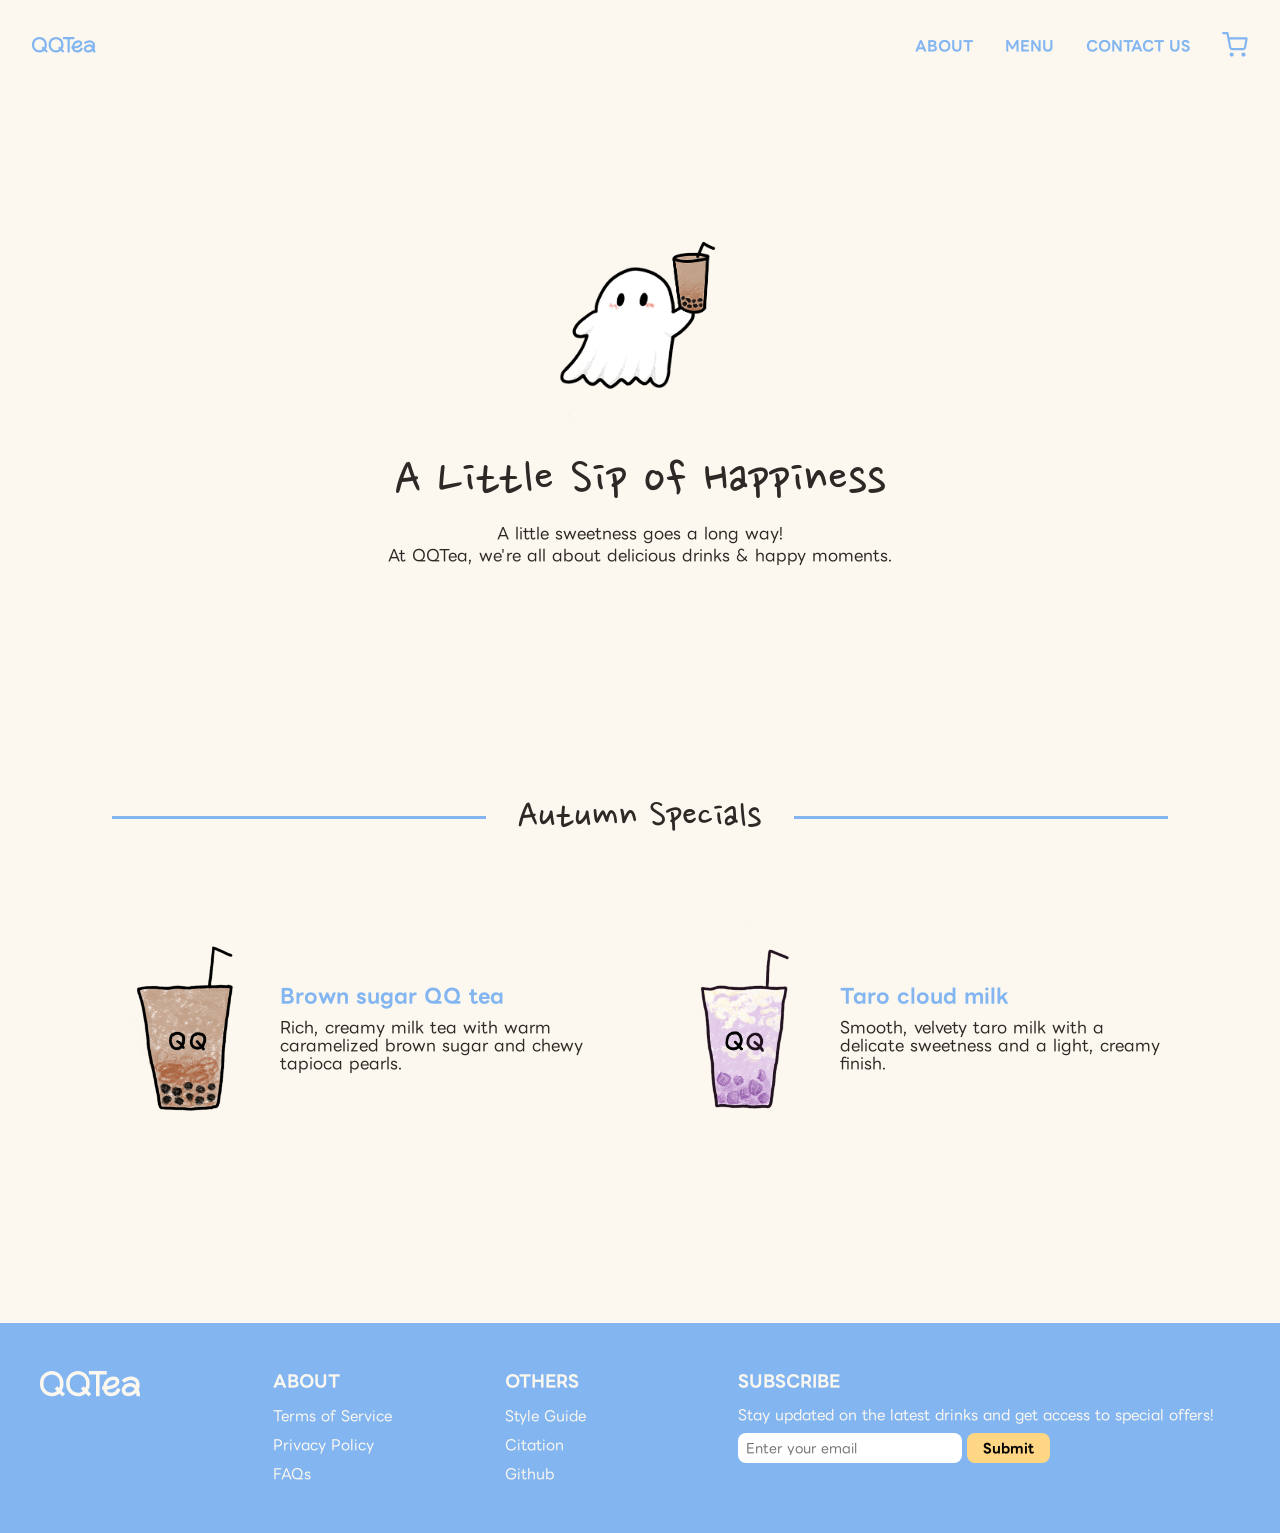
<file: IAT339_QQtea/html/index.html>
<!doctype html>
<html lang="en">
  <head>
    <meta charset="utf-8" />
    <title>QQTea Home</title>

    <link href="../css/main.css" rel="stylesheet" />
  </head>

  <body>
    <header>
      <nav class="main-nav">
        <div class="nav-left">
          <a class="nav-image-link" href="../html/index.html">
            <img
              class="nav-logo nav-image-default"
              src="../image/qqtea-icon.svg"
              alt="QQTea icon"
            />
            <img
              class="nav-logo nav-image-hover"
              src="../image/qqtea-icon-hover.svg"
              alt="QQTea icon"
            />
          </a>
        </div>

        <div class="nav-right">
          <a class="nav-link" href="../html/about.html">ABOUT</a>
          <a class="nav-link" href="../html/product-listing.html">MENU</a>
          <a class="nav-link" href="../html/contact.html">CONTACT US</a>
          <a class="nav-image-link" href="../html/cart.html">
            <img
              class="nav-cart-icon nav-image-default"
              src="../image/cart-icon.svg"
              alt="Shopping cart icon"
            />
            <img
              class="nav-cart-icon nav-image-hover"
              src="../image/cart-icon-hover.svg"
              alt="Shopping cart icon"
            />
          </a>
        </div>
      </nav>
    </header>

    <main class="home-page">
      <section class="home-hero">
        <img src="../image/ghost.png" alt="" class="home-hero-image" />

        <h1>A Little Sip of Happiness</h1>

        <p>
          A little sweetness goes a long way!<br />
          At QQTea, we're all about delicious drinks &amp; happy moments.
        </p>
      </section>

      <section class="home-specials">
        <div class="home-specials-heading">
          <span class="home-heading-line" aria-hidden="true"></span>

          <h2>Autumn Specials</h2>

          <span class="home-heading-line" aria-hidden="true"></span>
        </div>

        <div class="home-specials-grid">
          <div class="home-special-item">
            <a href="../html/brown-sugar.html">
              <img
                src="../image/brown-sugar-milk-tea-icon.png"
                alt="Roasted brown sugar milk tea"
              />
            </a>

            <div class="home-special-info">
              <h3>
                <a href="../html/brown-sugar.html"> Brown sugar QQ tea </a>
              </h3>

              <p>
                Rich, creamy milk tea with warm caramelized brown sugar and
                chewy tapioca pearls.
              </p>
            </div>
          </div>

          <div class="home-special-item">
            <a href="../html/taro-cloud.html">
              <img src="../image/taro-cloud-milk.png" alt="Taro cloud milk" />
            </a>

            <div class="home-special-info">
              <h3>
                <a href="../html/taro-cloud.html"> Taro cloud milk </a>
              </h3>

              <p>
                Smooth, velvety taro milk with a delicate sweetness and a light,
                creamy finish.
              </p>
            </div>
          </div>
        </div>
      </section>
    </main>

    <footer class="site-footer">
      <div class="footer-content">
        <div>
          <a class="nav-image-link" href="../html/index.html">
            <img
              class="footer-logo"
              src="../image/qqtea-icon-footer.svg"
              alt="QQTea icon"
            />
          </a>
        </div>

        <div class="footer-link">
          <p class="footer-heading">ABOUT</p>
          <a href="#">Terms of Service</a>
          <a href="#">Privacy Policy</a>
          <a href="#">FAQs</a>
        </div>

        <div class="footer-link">
          <p class="footer-heading">OTHERS</p>
          <a href="../html/styleguide.html">Style Guide</a>
          <a href="../html/citation.html">Citation</a>
          <a href="https://github.com/qiaolexii7/IAT339_P01">Github</a>
        </div>

        <div class="footer-newsletter">
          <p class="footer-heading">SUBSCRIBE</p>
          <p class="newsletter-text">
            Stay updated on the latest drinks and get access to special offers!
          </p>

          <form class="newsletter-form">
            <input
              type="email"
              placeholder="Enter your email"
              aria-label="Email address"
              required
            />
            <button type="submit">Submit</button>
          </form>
        </div>
      </div>
    </footer>
  </body>
</html>
</file>
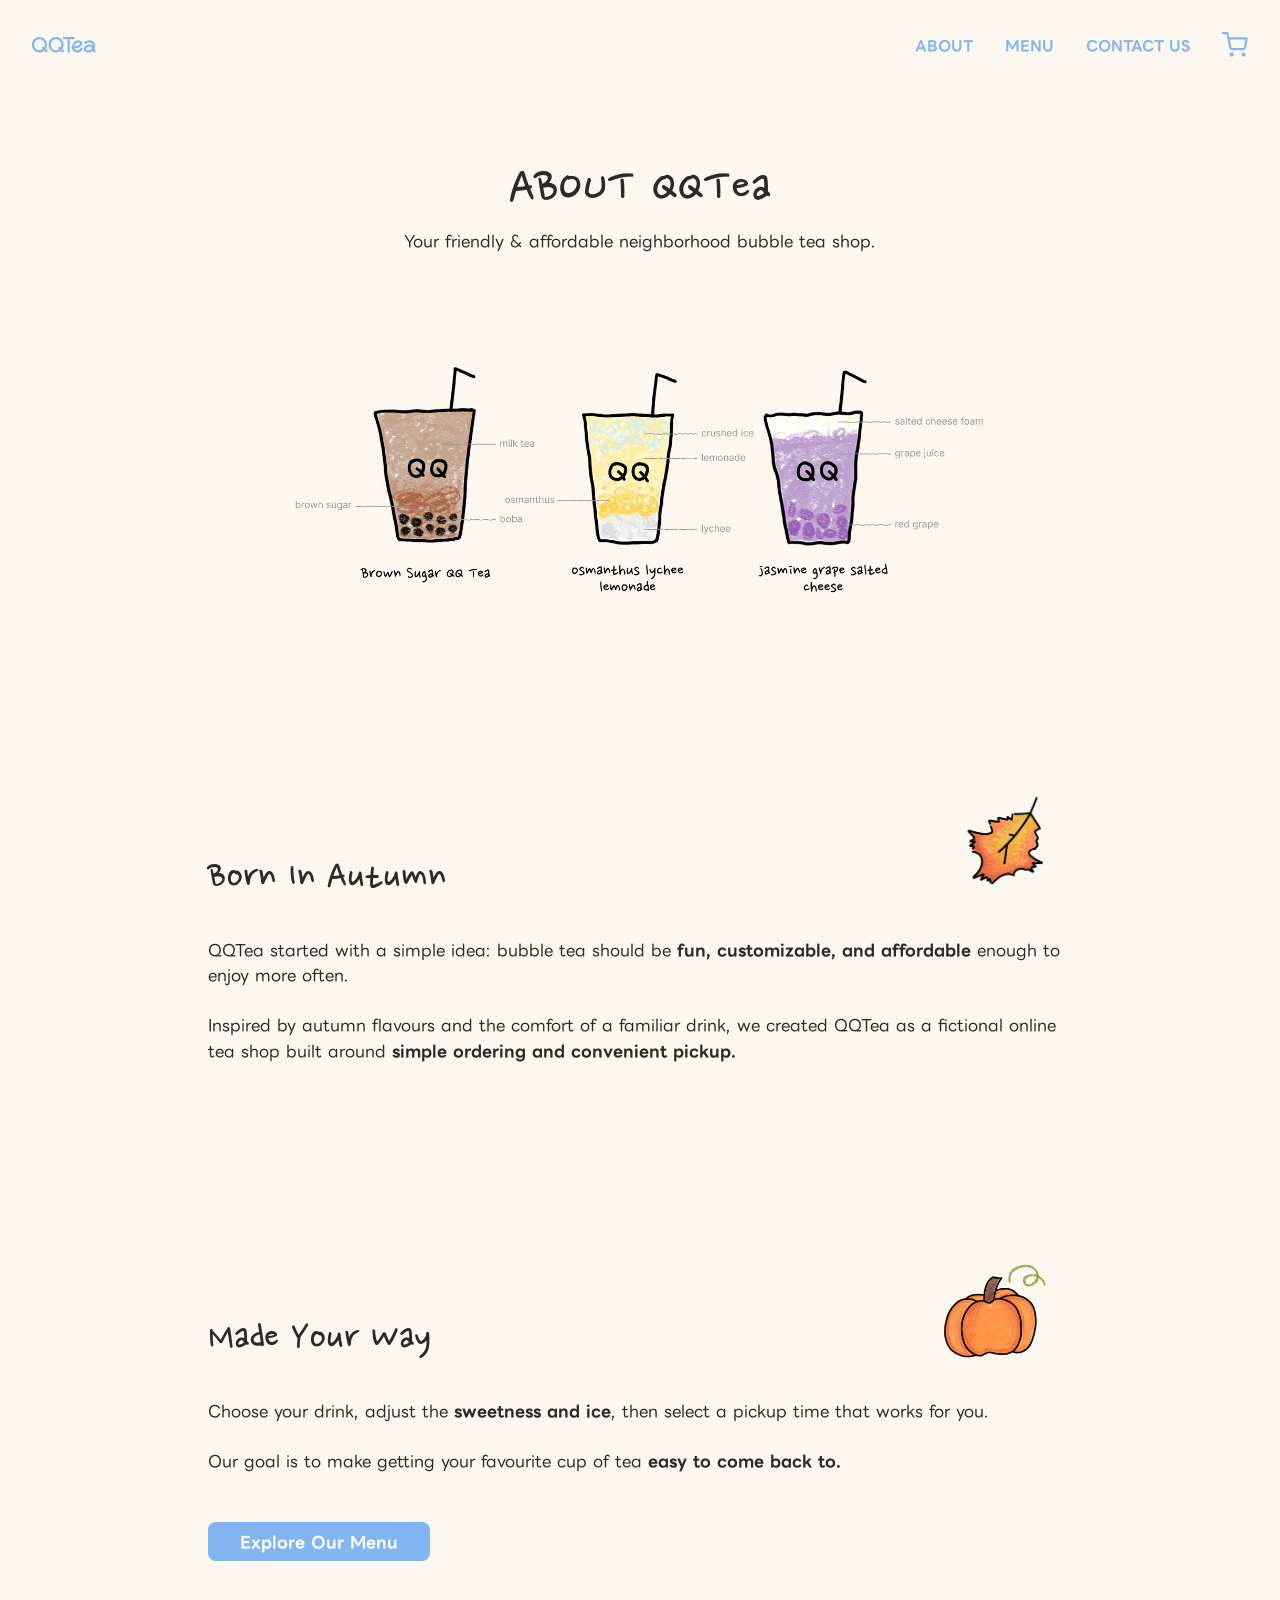
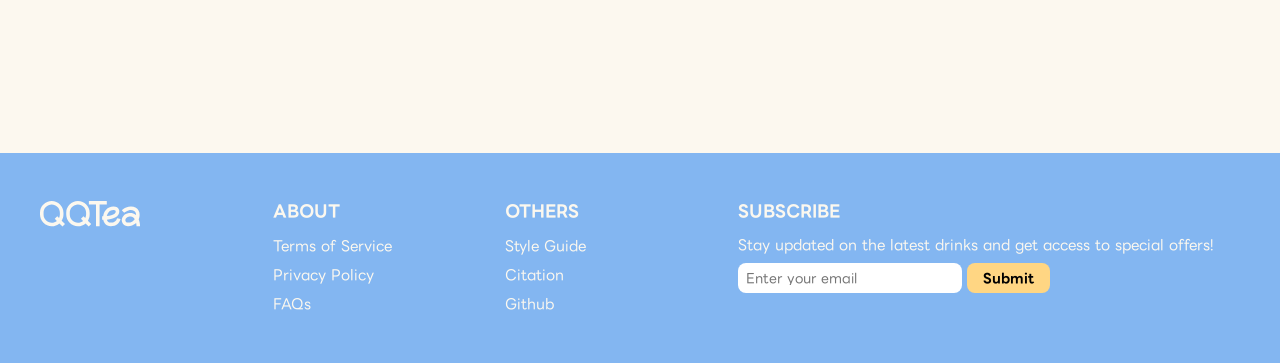
<file: IAT339_QQtea/html/about.html>
<!doctype html>
<html lang="en">
  <head>
    <meta charset="utf-8" />
    <title>About</title>

    <link href="../css/main.css" rel="stylesheet" />
  </head>

  <body>
    <header>
      <nav class="main-nav">
        <div class="nav-left">
          <a class="nav-image-link" href="../html/index.html">
            <img
              class="nav-logo nav-image-default"
              src="../image/qqtea-icon.svg"
              alt="QQTea icon"
            />
            <img
              class="nav-logo nav-image-hover"
              src="../image/qqtea-icon-hover.svg"
              alt="QQTea icon"
            />
          </a>
        </div>

        <div class="nav-right">
          <a class="nav-link" href="../html/about.html">ABOUT</a>
          <a class="nav-link" href="../html/product-listing.html">MENU</a>
          <a class="nav-link" href="../html/contact.html">CONTACT US</a>

          <a class="nav-image-link" href="../html/cart.html">
            <img
              class="nav-cart-icon nav-image-default"
              src="../image/cart-icon.svg"
              alt="Shopping cart icon"
            />
            <img
              class="nav-cart-icon nav-image-hover"
              src="../image/cart-icon-hover.svg"
              alt="Shopping cart icon"
            />
          </a>
        </div>
      </nav>
    </header>

    <main class="about-page">
      <!-- ABOUT LANDING -->
      <section class="about-intro">
        <h1>ABOUT QQTea</h1>
        <p>Your friendly & affordable neighborhood bubble tea shop.</p>
      </section>

      <div class="about-product-image">
        <img src="../image/product-example.png" alt="QQTea bubble tea drinks" />
      </div>

      <!-- BORN IN AUTUMN -->
      <section class="about-row">
        <div class="about-row-image">
          <img
            class="about-image about-leaf"
            src="../image/leaf.png"
            alt="Autumn leaf illustration"
          />
        </div>

        <div class="about-row-text">
          <h2>Born In Autumn</h2>

          <p>
            QQTea started with a simple idea: bubble tea should be
            <strong>fun, customizable, and affordable</strong> enough to enjoy
            more often.
          </p>

          <p>
            Inspired by autumn flavours and the comfort of a familiar drink, we
            created QQTea as a fictional online tea shop built around
            <strong>simple ordering and convenient pickup.</strong>
          </p>
        </div>
      </section>

      <!-- MADE YOUR WAY -->
      <section class="about-row">
        <div class="about-row-text">
          <h2>Made Your Way</h2>

          <p>
            Choose your drink, adjust the <strong>sweetness and ice</strong>,
            then select a pickup time that works for you.
          </p>

          <p>
            Our goal is to make getting your favourite cup of tea
            <strong>easy to come back to.</strong>
          </p>

          <a class="about-menu-button" href="../html/product-listing.html">
            Explore Our Menu
          </a>
        </div>

        <div class="about-row-image">
          <img
            class="about-image"
            src="../image/pumpkin.png"
            alt="Pumpkin illustration"
          />
        </div>
      </section>
    </main>

    <footer class="site-footer">
      <div class="footer-content">
        <div>
          <a class="nav-image-link" href="../html/index.html">
            <img
              class="footer-logo"
              src="../image/qqtea-icon-footer.svg"
              alt="QQTea icon"
            />
          </a>
        </div>

        <div class="footer-link">
          <p class="footer-heading">ABOUT</p>
          <a href="#">Terms of Service</a>
          <a href="#">Privacy Policy</a>
          <a href="#">FAQs</a>
        </div>

        <div class="footer-link">
          <p class="footer-heading">OTHERS</p>
          <a href="../html/styleguide.html">Style Guide</a>
          <a href="../html/citation.html">Citation</a>
          <a href="https://github.com/qiaolexii7/IAT339_P01">Github</a>
        </div>

        <div class="footer-newsletter">
          <p class="footer-heading">SUBSCRIBE</p>

          <p class="newsletter-text">
            Stay updated on the latest drinks and get access to special offers!
          </p>

          <form class="newsletter-form">
            <input
              type="email"
              placeholder="Enter your email"
              aria-label="Email address"
              required
            />
            <button type="submit">Submit</button>
          </form>
        </div>
      </div>
    </footer>
  </body>
</html>
</file>
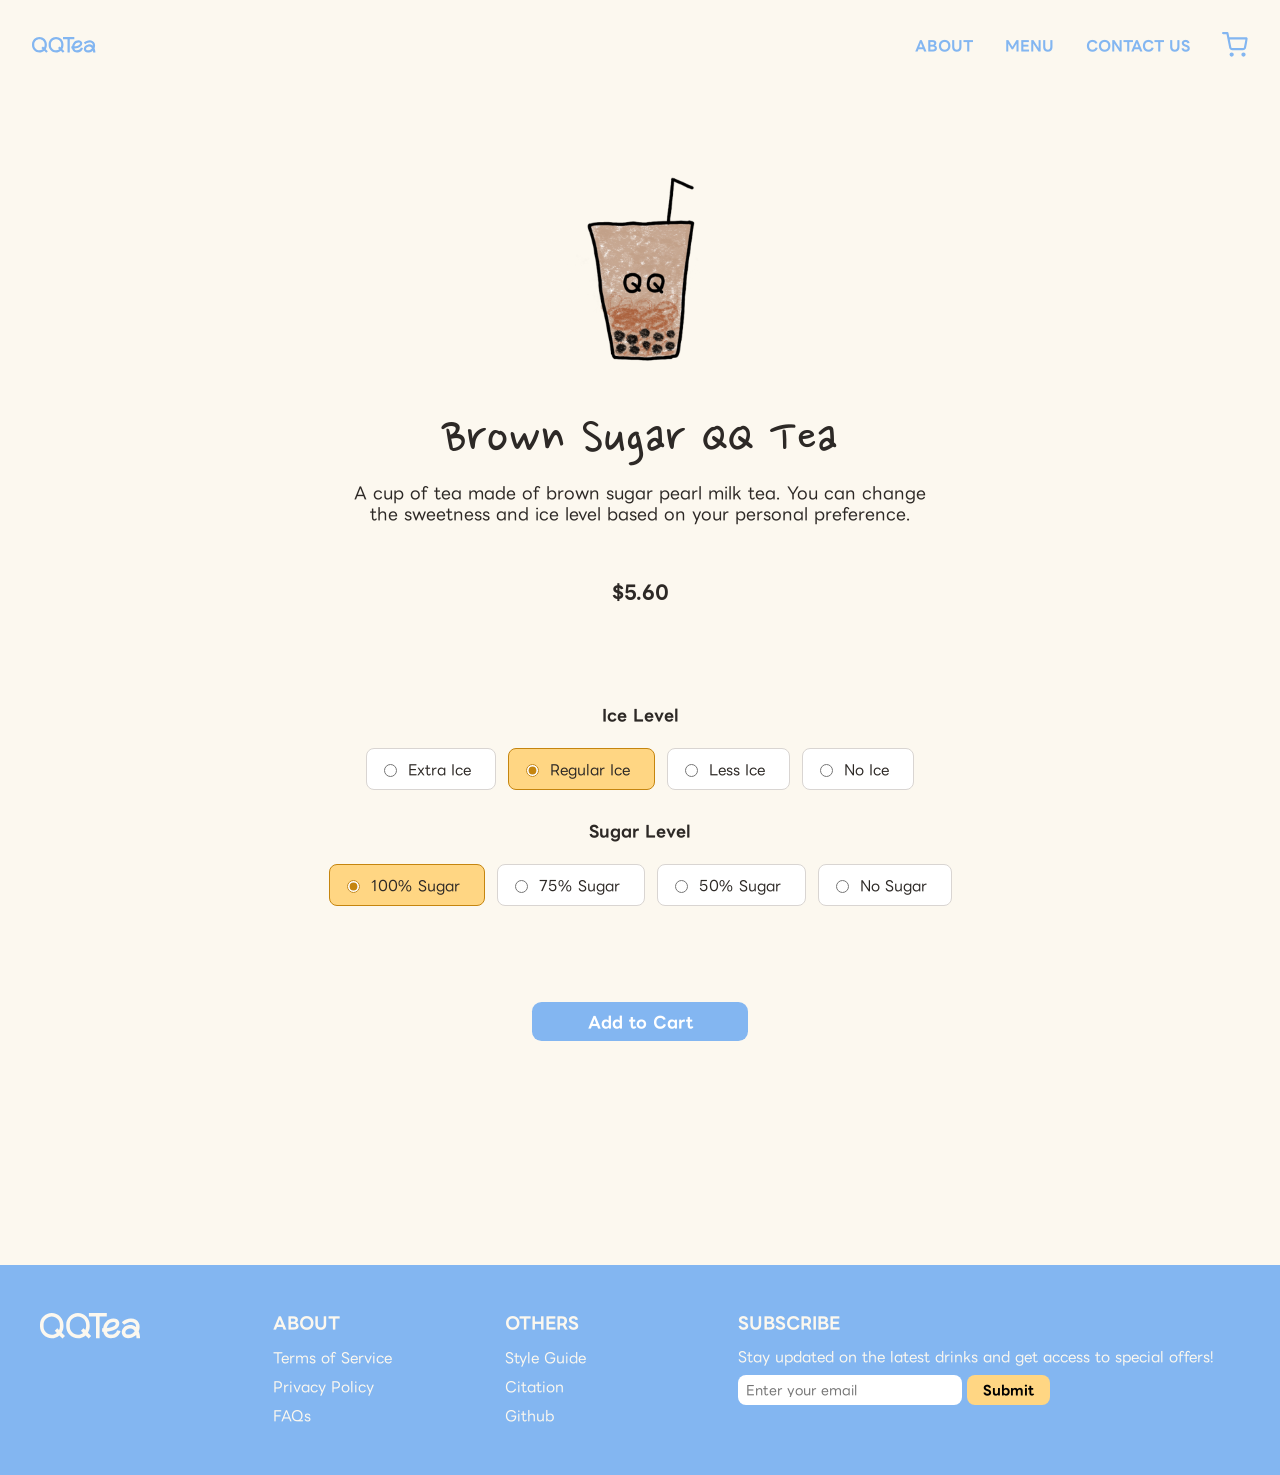
<file: IAT339_QQtea/html/brown-sugar.html>
<!doctype html>
<html lang="en">
  <head>
    <meta charset="utf-8" />
    <title>Brown Sugar QQ Tea</title>

    <link href="../css/main.css" rel="stylesheet" />
  </head>

  <body>
    <header>
      <nav class="main-nav">
        <div class="nav-left">
          <a class="nav-image-link" href="../html/index.html">
            <img
              class="nav-logo nav-image-default"
              src="../image/qqtea-icon.svg"
              alt="QQTea icon"
            />
            <img
              class="nav-logo nav-image-hover"
              src="../image/qqtea-icon-hover.svg"
              alt="QQTea icon"
            />
          </a>
        </div>

        <div class="nav-right">
          <a class="nav-link" href="../html/about.html">ABOUT</a>
          <a class="nav-link" href="../html/product-listing.html">MENU</a>
          <a class="nav-link" href="../html/contact.html">CONTACT US</a>
          <a class="nav-image-link" href="../html/cart.html">
            <img
              class="nav-cart-icon nav-image-default"
              src="../image/cart-icon.svg"
              alt="Shopping cart icon"
            />
            <img
              class="nav-cart-icon nav-image-hover"
              src="../image/cart-icon-hover.svg"
              alt="Shopping cart icon"
            />
          </a>
        </div>
      </nav>
    </header>

    <main class="product-detail-page">
      <img
        class="product-detail-image"
        src="../image/brown-sugar-milk-tea-icon.png"
        alt="Brown Sugar QQ Tea"
      />

      <h1 class="product-detail-name">Brown Sugar QQ Tea</h1>

      <p class="product-detail-description">
        A cup of tea made of brown sugar pearl milk tea. You can change the
        sweetness and ice level based on your personal preference.
      </p>

      <div class="product-detail-price">$5.60</div>

      <div class="customization-form">
        <div>
          <p>Ice Level</p>

          <div class="customization-section">
            <label class="radio-option">
              <input type="radio" name="ice" value="Extra Ice" />
              Extra Ice
            </label>
            <label class="radio-option">
              <input type="radio" name="ice" value="Reuglar Ice" checked />
              Regular Ice
            </label>

            <label class="radio-option">
              <input type="radio" name="ice" value="Less Ice" />
              Less Ice
            </label>

            <label class="radio-option">
              <input type="radio" name="ice" value="No Ice" />
              No Ice
            </label>
          </div>
        </div>

        <div>
          <p>Sugar Level</p>

          <div class="customization-section">
            <label class="radio-option">
              <input type="radio" name="sugar" value="100%" checked />
              100% Sugar
            </label>

            <label class="radio-option">
              <input type="radio" name="sugar" value="75%" />
              75% Sugar
            </label>

            <label class="radio-option">
              <input type="radio" name="sugar" value="50%" />
              50% Sugar
            </label>

            <label class="radio-option">
              <input type="radio" name="sugar" value="0%" />
              No Sugar
            </label>
          </div>
        </div>
      </div>

      <a class="product-detail-button" href="../html/cart.html">Add to Cart</a>
    </main>

    <footer class="site-footer">
      <div class="footer-content">
        <div>
          <a class="nav-image-link" href="../html/index.html">
            <img
              class="footer-logo"
              src="../image/qqtea-icon-footer.svg"
              alt="QQTea icon"
            />
          </a>
        </div>

        <div class="footer-link">
          <p class="footer-heading">ABOUT</p>
          <a href="#">Terms of Service</a>
          <a href="#">Privacy Policy</a>
          <a href="#">FAQs</a>
        </div>

        <div class="footer-link">
          <p class="footer-heading">OTHERS</p>
          <a href="../html/styleguide.html">Style Guide</a>
          <a href="../html/citation.html">Citation</a>
          <a href="https://github.com/qiaolexii7/IAT339_P01">Github</a>
        </div>

        <div class="footer-newsletter">
          <p class="footer-heading">SUBSCRIBE</p>
          <p class="newsletter-text">
            Stay updated on the latest drinks and get access to special offers!
          </p>

          <form class="newsletter-form">
            <input
              type="email"
              placeholder="Enter your email"
              aria-label="Email address"
              required
            />
            <button type="submit">Submit</button>
          </form>
        </div>
      </div>
    </footer>
  </body>
</html>
</file>
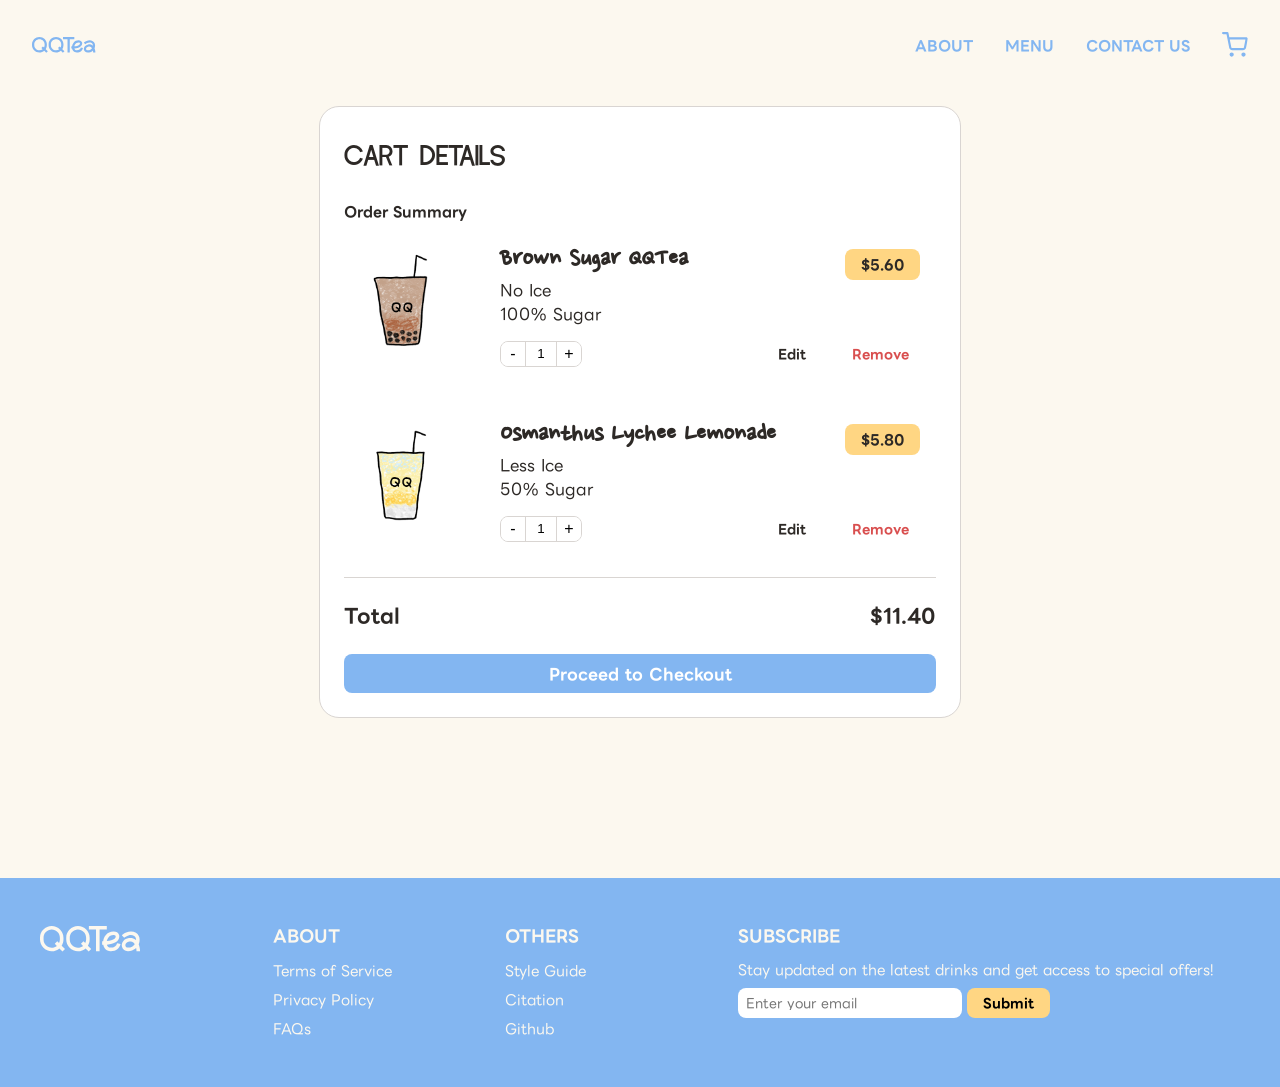
<file: IAT339_QQtea/html/cart.html>
<!doctype html>
<html lang="en">
  <head>
    <meta charset="utf-8" />
    <title>Cart</title>

    <link href="../css/main.css" rel="stylesheet" />
  </head>

  <body>
    <header>
      <nav class="main-nav">
        <div class="nav-left">
          <a class="nav-image-link" href="../html/index.html">
            <img
              class="nav-logo nav-image-default"
              src="../image/qqtea-icon.svg"
              alt="QQTea icon"
            />
            <img
              class="nav-logo nav-image-hover"
              src="../image/qqtea-icon-hover.svg"
              alt="QQTea icon"
            />
          </a>
        </div>

        <div class="nav-right">
          <a class="nav-link" href="../html/about.html">ABOUT</a>
          <a class="nav-link" href="../html/product-listing.html">MENU</a>
          <a class="nav-link" href="../html/contact.html">CONTACT US</a>
          <a class="nav-image-link" href="../html/cart.html">
            <img
              class="nav-cart-icon nav-image-default"
              src="../image/cart-icon.svg"
              alt="Shopping cart icon"
            />
            <img
              class="nav-cart-icon nav-image-hover"
              src="../image/cart-icon-hover.svg"
              alt="Shopping cart icon"
            />
          </a>
        </div>
      </nav>
    </header>

    <main class="checkout-layout">
      <div class="cart">
        <h1>CART DETAILS</h1>
        <h2>Order Summary</h2>

        <div class="cart-item">
          <a href="../html/brown-sugar.html">
            <img
              src="../image/brown-sugar-milk-tea-icon.png"
              alt="Brown sugar pearl milk tea"
              class="image-icon"
            />
          </a>

          <div class="cart-item-info">
            <div class="cart-title-price">
              <h3>Brown Sugar QQTea</h3>
              <h4>$5.60</h4>
            </div>

            <p>No Ice</p>
            <p>100% Sugar</p>

            <div class="cart-edit">
              <div class="quantity-control">
                <button type="button">-</button>
                <input
                  type="number"
                  id="quantity-brown-sugar"
                  value="1"
                  min="1"
                  aria-label="Brown Sugar QQTea quantity"
                />
                <button type="button">+</button>
              </div>

              <div class="cart-action">
                <button class="edit-btn">Edit</button>
                <button class="remove-btn">Remove</button>
              </div>
            </div>
          </div>
        </div>

        <div class="cart-item">
          <img
            src="../image/osmanthus-lychee-lemonade-icon.png"
            alt="Osmanthus Lychee Lemonade"
            class="image-icon"
          />

          <div class="cart-item-info">
            <div class="cart-title-price">
              <h3>Osmanthus Lychee Lemonade</h3>
              <h4>$5.80</h4>
            </div>

            <p>Less Ice</p>
            <p>50% Sugar</p>

            <div class="cart-edit">
              <div class="quantity-control">
                <button type="button">-</button>
                <input
                  type="number"
                  id="quantity-lychee"
                  value="1"
                  min="1"
                  aria-label="Osmanthus Lychee Lemonade quantity"
                />
                <button type="button">+</button>
              </div>

              <div class="cart-action">
                <button class="edit-btn">Edit</button>
                <button class="remove-btn">Remove</button>
              </div>
            </div>
          </div>
        </div>

        <div class="cart-total">
          <h4>Total</h4>
          <h4>$11.40</h4>
        </div>
        <a class="primary-button" href="checkout.html"> Proceed to Checkout </a>
      </div>
    </main>

    <footer class="site-footer">
      <div class="footer-content">
        <div>
          <a class="nav-image-link" href="../html/index.html">
            <img
              class="footer-logo"
              src="../image/qqtea-icon-footer.svg"
              alt="QQTea icon"
            />
          </a>
        </div>

        <div class="footer-link">
          <p class="footer-heading">ABOUT</p>
          <a href="#">Terms of Service</a>
          <a href="#">Privacy Policy</a>
          <a href="#">FAQs</a>
        </div>

        <div class="footer-link">
          <p class="footer-heading">OTHERS</p>
          <a href="../html/styleguide.html">Style Guide</a>
          <a href="../html/citation.html">Citation</a>
          <a href="https://github.com/qiaolexii7/IAT339_P01">Github</a>
        </div>

        <div class="footer-newsletter">
          <p class="footer-heading">SUBSCRIBE</p>
          <p class="newsletter-text">
            Stay updated on the latest drinks and get access to special offers!
          </p>

          <form class="newsletter-form">
            <input
              type="email"
              placeholder="Enter your email"
              aria-label="Email address"
              required
            />
            <button type="submit">Submit</button>
          </form>
        </div>
      </div>
    </footer>
  </body>
</html>
</file>
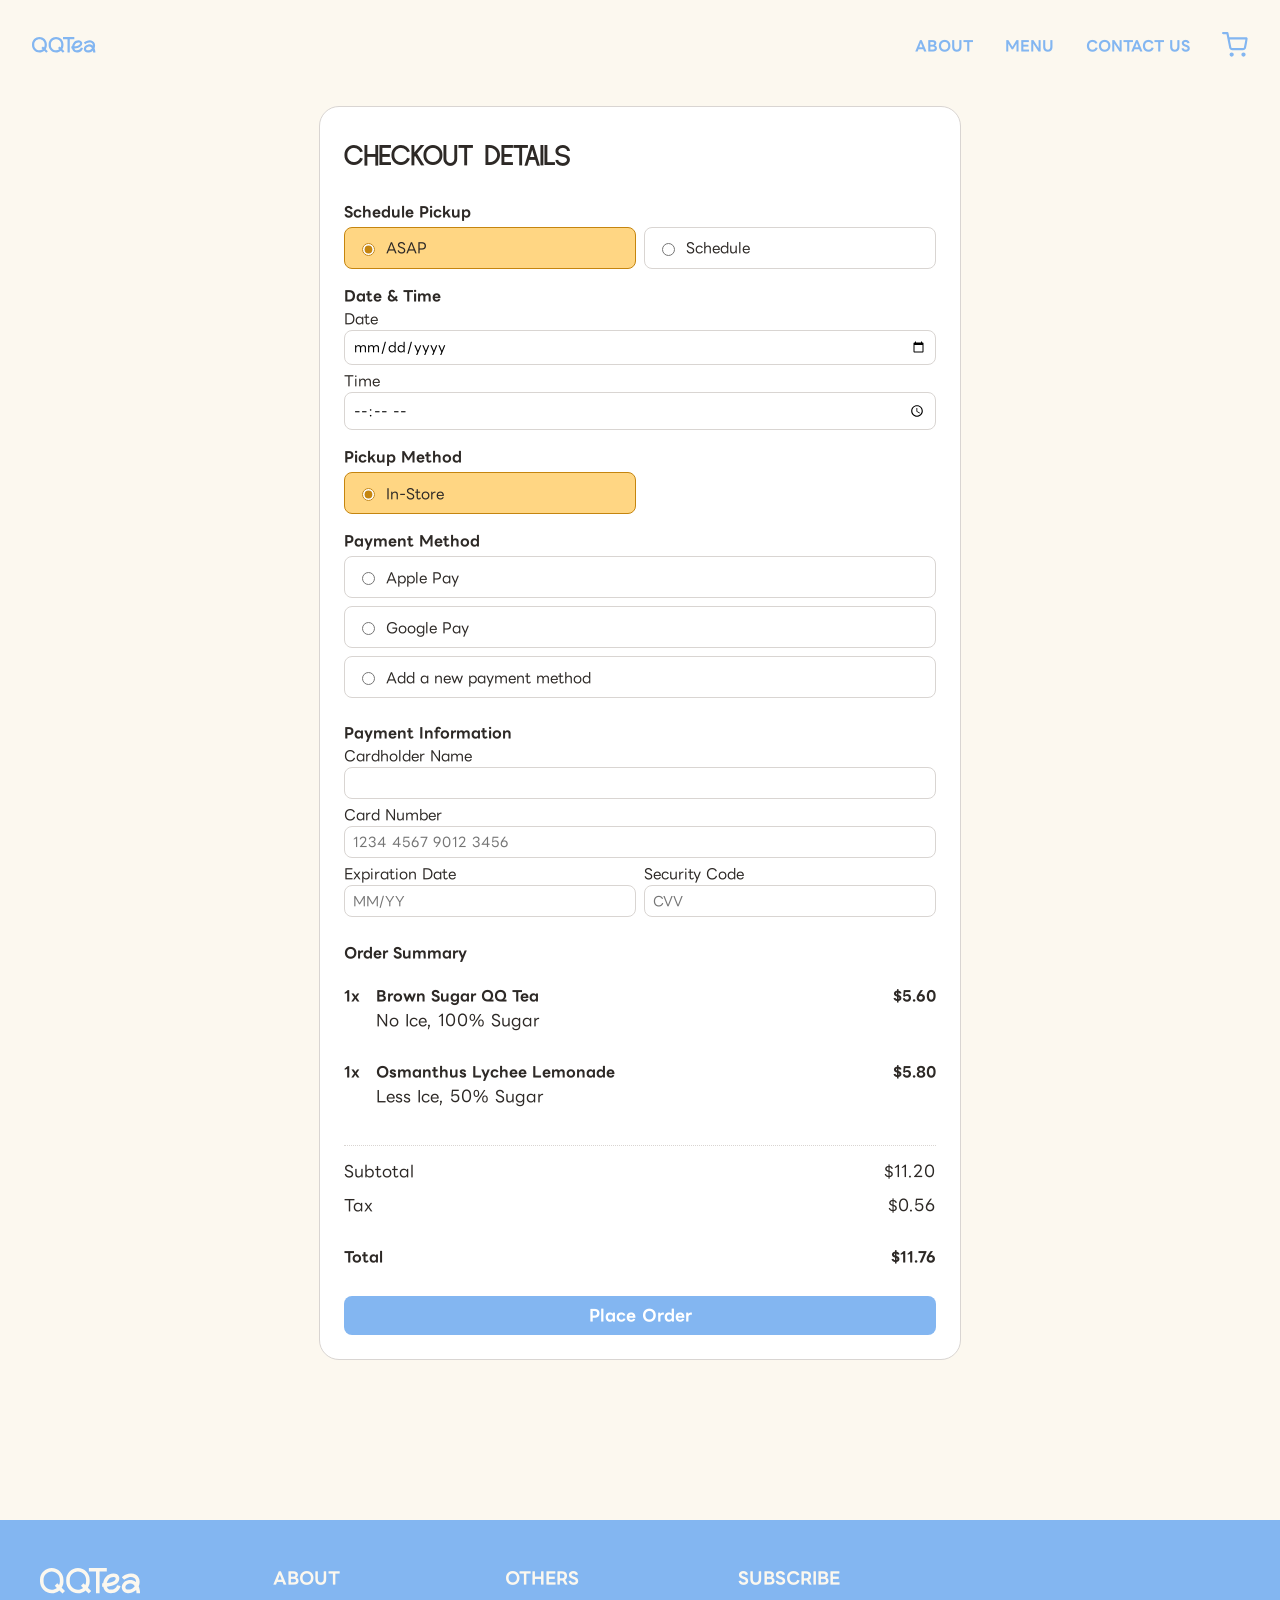
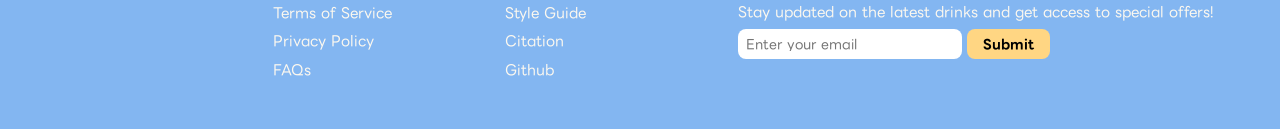
<file: IAT339_QQtea/html/checkout.html>
<!doctype html>
<html lang="en">
  <head>
    <meta charset="utf-8" />
    <title>Checkout</title>

    <link href="../css/main.css" rel="stylesheet" />
  </head>

  <body>
    <header>
      <nav class="main-nav">
        <div class="nav-left">
          <a class="nav-image-link" href="../html/index.html">
            <img
              class="nav-logo nav-image-default"
              src="../image/qqtea-icon.svg"
              alt="QQTea icon"
            />
            <img
              class="nav-logo nav-image-hover"
              src="../image/qqtea-icon-hover.svg"
              alt="QQTea icon"
            />
          </a>
        </div>

        <div class="nav-right">
          <a class="nav-link" href="../html/about.html">ABOUT</a>
          <a class="nav-link" href="../html/product-listing.html">MENU</a>
          <a class="nav-link" href="../html/contact.html">CONTACT US</a>
          <a class="nav-image-link" href="../html/cart.html">
            <img
              class="nav-cart-icon nav-image-default"
              src="../image/cart-icon.svg"
              alt="Shopping cart icon"
            />
            <img
              class="nav-cart-icon nav-image-hover"
              src="../image/cart-icon-hover.svg"
              alt="Shopping cart icon"
            />
          </a>
        </div>
      </nav>
    </header>

    <main class="checkout-layout">
      <form class="checkout-form">
        <div class="pickup-section">
          <h1>CHECKOUT DETAILS</h1>
          <h2>Schedule Pickup</h2>

          <div class="schedule-pickup-section">
            <label class="radio-option">
              <input
                type="radio"
                id="asap"
                name="schedule-pickup"
                value=""
                checked
              />
              <span>ASAP</span>
            </label>
            <label class="radio-option">
              <input
                type="radio"
                id="schedule"
                name="schedule-pickup"
                value=""
              />
              <span>Schedule</span>
            </label>
          </div>

          <h3>Date & Time</h3>
          <div class="datetime-section">
            <div>
              <label for="pickup-date">Date</label>
              <input type="date" id="pickup-date" name="pickup-date" required />
            </div>
            <div>
              <label for="pickup-time">Time</label>
              <input type="time" id="pickup-time" name="pickup-time" required />
            </div>
          </div>

          <h3>Pickup Method</h3>
          <div class="pickup-method-section">
            <label class="radio-option">
              <input type="radio" name="pickup-method" value="" checked />
              <span>In-Store</span>
            </label>
          </div>
        </div>

        <div class="payment-method-section">
          <h3>Payment Method</h3>
          <label class="radio-option">
            <input type="radio" id="apple-pay" name="payment-method" value="" />
            <span>Apple Pay</span><br />
          </label>

          <label class="radio-option">
            <input
              type="radio"
              id="google-pay"
              name="payment-method"
              value=""
            />
            <span>Google Pay</span><br />
          </label>

          <label class="radio-option">
            <input type="radio" id="card" name="payment-method" value="" />
            <span>Add a new payment method</span><br />
          </label>
        </div>

        <div class="payment-info-section">
          <h3>Payment Information</h3>

          <div class="cardholder-field">
            <label for="card-name">Cardholder Name</label>
            <input type="text" id="card-name" required />
          </div>

          <div class="card-number-field">
            <label for="card-number">Card Number</label>
            <input
              type="text"
              id="card-number"
              placeholder="1234 4567 9012 3456"
              required
            />
          </div>

          <div class="expiration-field">
            <label for="expiration">Expiration Date</label>
            <input type="text" id="expiration" placeholder="MM/YY" required />
          </div>

          <div class="cvv-field">
            <label for="cvv">Security Code</label>
            <input type="text" id="cvv" placeholder="CVV" required />
          </div>
        </div>

        <div class="order-summary-section">
          <h2>Order Summary</h2>

          <div class="order-item">
            <h3 class="order-quantity">1x</h3>
            <div class="order-item-info">
              <h3>Brown Sugar QQ Tea</h3>
              <p>No Ice, 100% Sugar</p>
            </div>
            <h3 class="order-price">$5.60</h3>
          </div>

          <div class="order-item">
            <h3 class="order-quantity">1x</h3>
            <div class="order-item-info">
              <h3>Osmanthus Lychee Lemonade</h3>
              <p>Less Ice, 50% Sugar</p>
            </div>
            <h3 class="order-price">$5.80</h3>
          </div>

          <div class="order-total">
            <div class="total-row">
              <p>Subtotal</p>
              <p>$11.20</p>
            </div>

            <div class="total-row">
              <p>Tax</p>
              <p>$0.56</p>
            </div>

            <div class="total-row">
              <h3>Total</h3>
              <h3>$11.76</h3>
            </div>
          </div>
        </div>

        <button class="primary-button" type="submit">Place Order</button>
      </form>
    </main>

    <footer class="site-footer">
      <div class="footer-content">
        <div>
          <a class="nav-image-link" href="../html/index.html">
            <img
              class="footer-logo"
              src="../image/qqtea-icon-footer.svg"
              alt="QQTea icon"
            />
          </a>
        </div>

        <div class="footer-link">
          <p class="footer-heading">ABOUT</p>
          <a href="#">Terms of Service</a>
          <a href="#">Privacy Policy</a>
          <a href="#">FAQs</a>
        </div>

        <div class="footer-link">
          <p class="footer-heading">OTHERS</p>
          <a href="../html/styleguide.html">Style Guide</a>
          <a href="../html/citation.html">Citation</a>
          <a href="https://github.com/qiaolexii7/IAT339_P01">Github</a>
        </div>

        <div class="footer-newsletter">
          <p class="footer-heading">SUBSCRIBE</p>
          <p class="newsletter-text">
            Stay updated on the latest drinks and get access to special offers!
          </p>

          <form class="newsletter-form">
            <input
              type="email"
              placeholder="Enter your email"
              aria-label="Email address"
              required
            />
            <button type="submit">Submit</button>
          </form>
        </div>
      </div>
    </footer>
  </body>
</html>
</file>
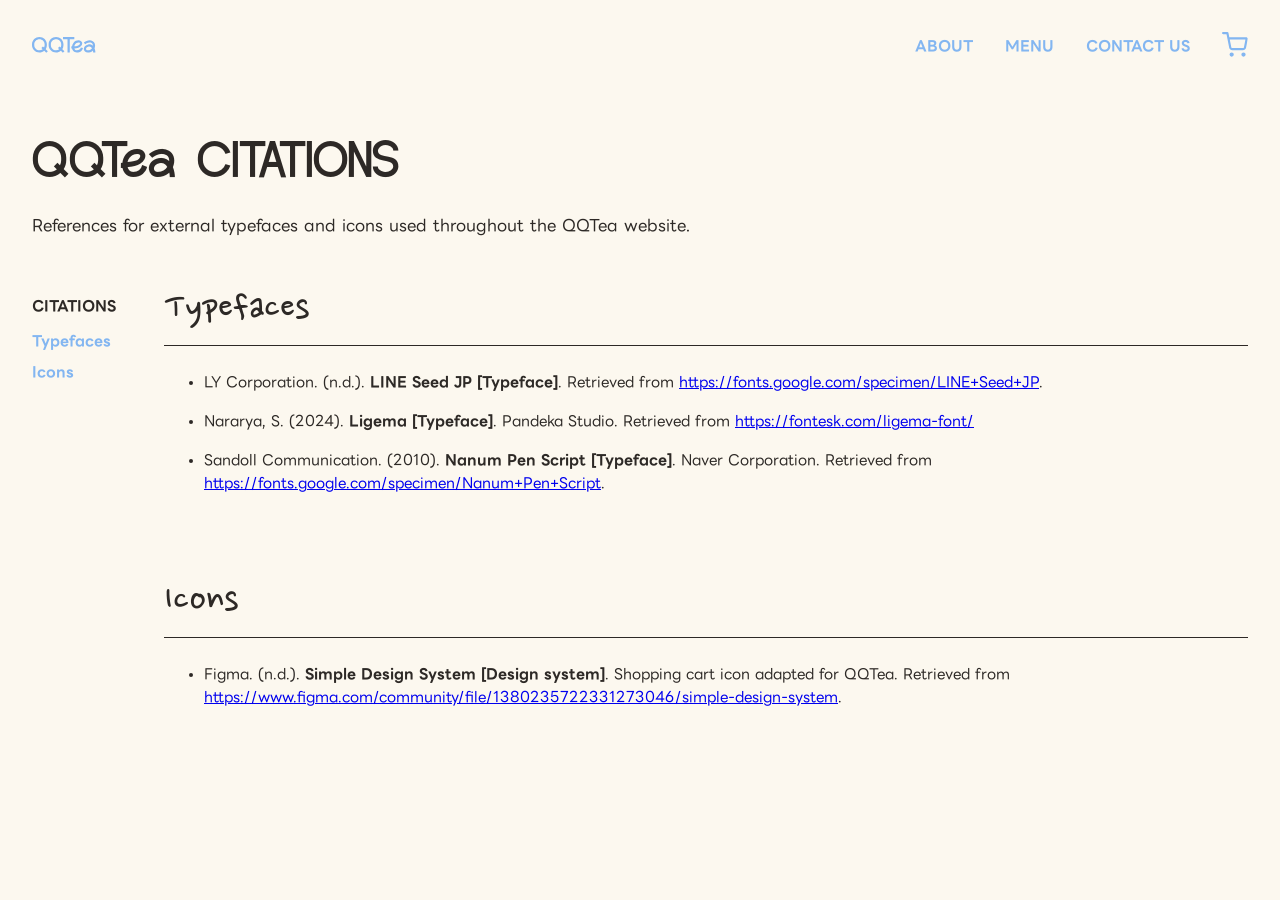
<file: IAT339_QQtea/html/citation.html>
<!doctype html>
<html lang="en">
  <head>
    <meta charset="utf-8" />
    <meta name="viewport" content="width=device-width, initial-scale=1" />

    <title>QQTea Citations</title>

    <link href="../css/main.css" rel="stylesheet" />
  </head>

  <body>
    <header>
      <nav class="main-nav">
        <div class="nav-left">
          <a class="nav-image-link" href="../html/index.html">
            <img
              class="nav-logo nav-image-default"
              src="../image/qqtea-icon.svg"
              alt="QQTea icon"
            />

            <img
              class="nav-logo nav-image-hover"
              src="../image/qqtea-icon-hover.svg"
              alt="QQTea icon"
            />
          </a>
        </div>

        <div class="nav-right">
          <a class="nav-link" href="../html/about.html">ABOUT</a>
          <a class="nav-link" href="../html/product-listing.html">MENU</a>
          <a class="nav-link" href="../html/contact.html">CONTACT US</a>

          <a class="nav-image-link" href="../html/cart.html">
            <img
              class="nav-cart-icon nav-image-default"
              src="../image/cart-icon.svg"
              alt="Shopping cart icon"
            />

            <img
              class="nav-cart-icon nav-image-hover"
              src="../image/cart-icon-hover.svg"
              alt="Shopping cart icon"
            />
          </a>
        </div>
      </nav>
    </header>

    <header class="style-guide-header">
      <h1>QQTea CITATIONS</h1>

      <!-- APA 7 format used for citations.
      Creator. (Role). (Year). Title [Media]. Retrieved from URL. -->

      <p>
        References for external typefaces and icons used throughout the QQTea
        website.
      </p>
    </header>

    <div class="style-guide-layout">
      <nav class="style-guide-nav">
        <p class="style-guide-nav-heading">CITATIONS</p>

        <a class="nav-link" href="#typefaces">Typefaces</a>

        <a class="nav-link" href="#icons">Icons</a>
      </nav>

      <main class="style-guide-main">
        <section id="typefaces">
          <h2>Typefaces</h2>

          <ul>
            <li>
              LY Corporation. (n.d.).
              <strong>LINE Seed JP [Typeface]</strong>. Retrieved from
              <a href="https://fonts.google.com/specimen/LINE+Seed+JP"
                >https://fonts.google.com/specimen/LINE+Seed+JP</a
              >.
            </li>

            <li>
              Nararya, S. (2024).
              <strong>Ligema [Typeface]</strong>. Pandeka Studio. Retrieved from
              <a href="https://fontesk.com/ligema-font/"
                >https://fontesk.com/ligema-font/</a
              >
            </li>

            <li>
              Sandoll Communication. (2010).
              <strong>Nanum Pen Script [Typeface]</strong>. Naver Corporation.
              Retrieved from
              <a href="https://fonts.google.com/specimen/Nanum+Pen+Script"
                >https://fonts.google.com/specimen/Nanum+Pen+Script</a
              >.
            </li>
          </ul>
        </section>

        <section id="icons">
          <h2>Icons</h2>

          <ul>
            <li>
              Figma. (n.d.).
              <strong>Simple Design System [Design system]</strong>. Shopping
              cart icon adapted for QQTea. Retrieved from
              <a
                href="https://www.figma.com/community/file/1380235722331273046/simple-design-system"
                >https://www.figma.com/community/file/1380235722331273046/simple-design-system</a
              >.
            </li>
          </ul>
        </section>
      </main>
    </div>
  </body>
</html>
</file>
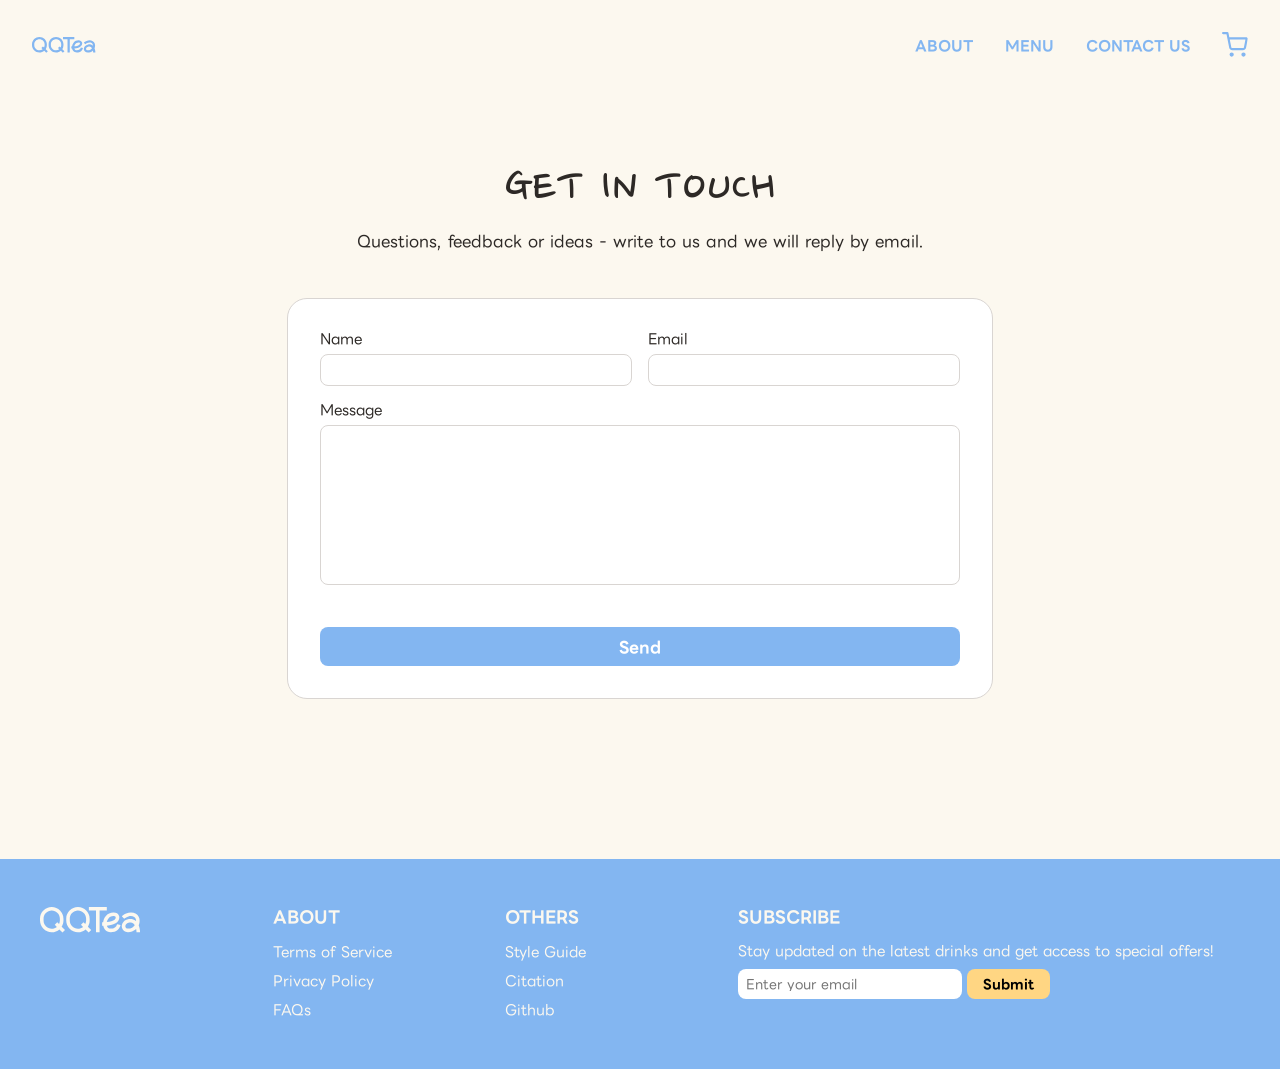
<file: IAT339_QQtea/html/contact.html>
<!doctype html>
<html lang="en">
  <head>
    <meta charset="utf-8" />
    <title>Contact Us</title>

    <link href="../css/main.css" rel="stylesheet" />
  </head>

  <body>
    <header>
      <nav class="main-nav">
        <div class="nav-left">
          <a class="nav-image-link" href="../html/index.html">
            <img
              class="nav-logo nav-image-default"
              src="../image/qqtea-icon.svg"
              alt="QQTea icon"
            />
            <img
              class="nav-logo nav-image-hover"
              src="../image/qqtea-icon-hover.svg"
              alt="QQTea icon"
            />
          </a>
        </div>

        <div class="nav-right">
          <a class="nav-link" href="../html/about.html">ABOUT</a>
          <a class="nav-link" href="../html/product-listing.html">MENU</a>
          <a class="nav-link" href="../html/contact.html">CONTACT US</a>
          <a class="nav-image-link" href="../html/cart.html">
            <img
              class="nav-cart-icon nav-image-default"
              src="../image/cart-icon.svg"
              alt="Shopping cart icon"
            />
            <img
              class="nav-cart-icon nav-image-hover"
              src="../image/cart-icon-hover.svg"
              alt="Shopping cart icon"
            />
          </a>
        </div>
      </nav>
    </header>

    <main class="contact-section">
      <h1>GET IN TOUCH</h1>
      <p>
        Questions, feedback or ideas - write to us and we will reply by email.
      </p>

      <form class="contact-form">
        <div class="form-content">
          <div>
            <label for="contact-name">Name</label>
            <input type="text" id="contact-name" required />
          </div>

          <div>
            <label for="contact-email">Email</label>
            <input type="email" id="contact-email" required />
          </div>
        </div>

        <div>
          <label for="contact-message">Message</label>
          <textarea id="contact-message" required></textarea>
          <button class="primary-button" type="submit">Send</button>
        </div>
      </form>
    </main>

    <footer class="site-footer">
      <div class="footer-content">
        <div>
          <a class="nav-image-link" href="../html/index.html">
            <img
              class="footer-logo"
              src="../image/qqtea-icon-footer.svg"
              alt="QQTea icon"
            />
          </a>
        </div>

        <div class="footer-link">
          <p class="footer-heading">ABOUT</p>
          <a href="#">Terms of Service</a>
          <a href="#">Privacy Policy</a>
          <a href="#">FAQs</a>
        </div>

        <div class="footer-link">
          <p class="footer-heading">OTHERS</p>
          <a href="../html/styleguide.html">Style Guide</a>
          <a href="../html/citation.html">Citation</a>
          <a href="https://github.com/qiaolexii7/IAT339_P01">Github</a>
        </div>

        <div class="footer-newsletter">
          <p class="footer-heading">SUBSCRIBE</p>
          <p class="newsletter-text">
            Stay updated on the latest drinks and get access to special offers!
          </p>

          <form class="newsletter-form">
            <input
              type="email"
              placeholder="Enter your email"
              aria-label="Email address"
              required
            />
            <button type="submit">Submit</button>
          </form>
        </div>
      </div>
    </footer>
  </body>
</html>
</file>
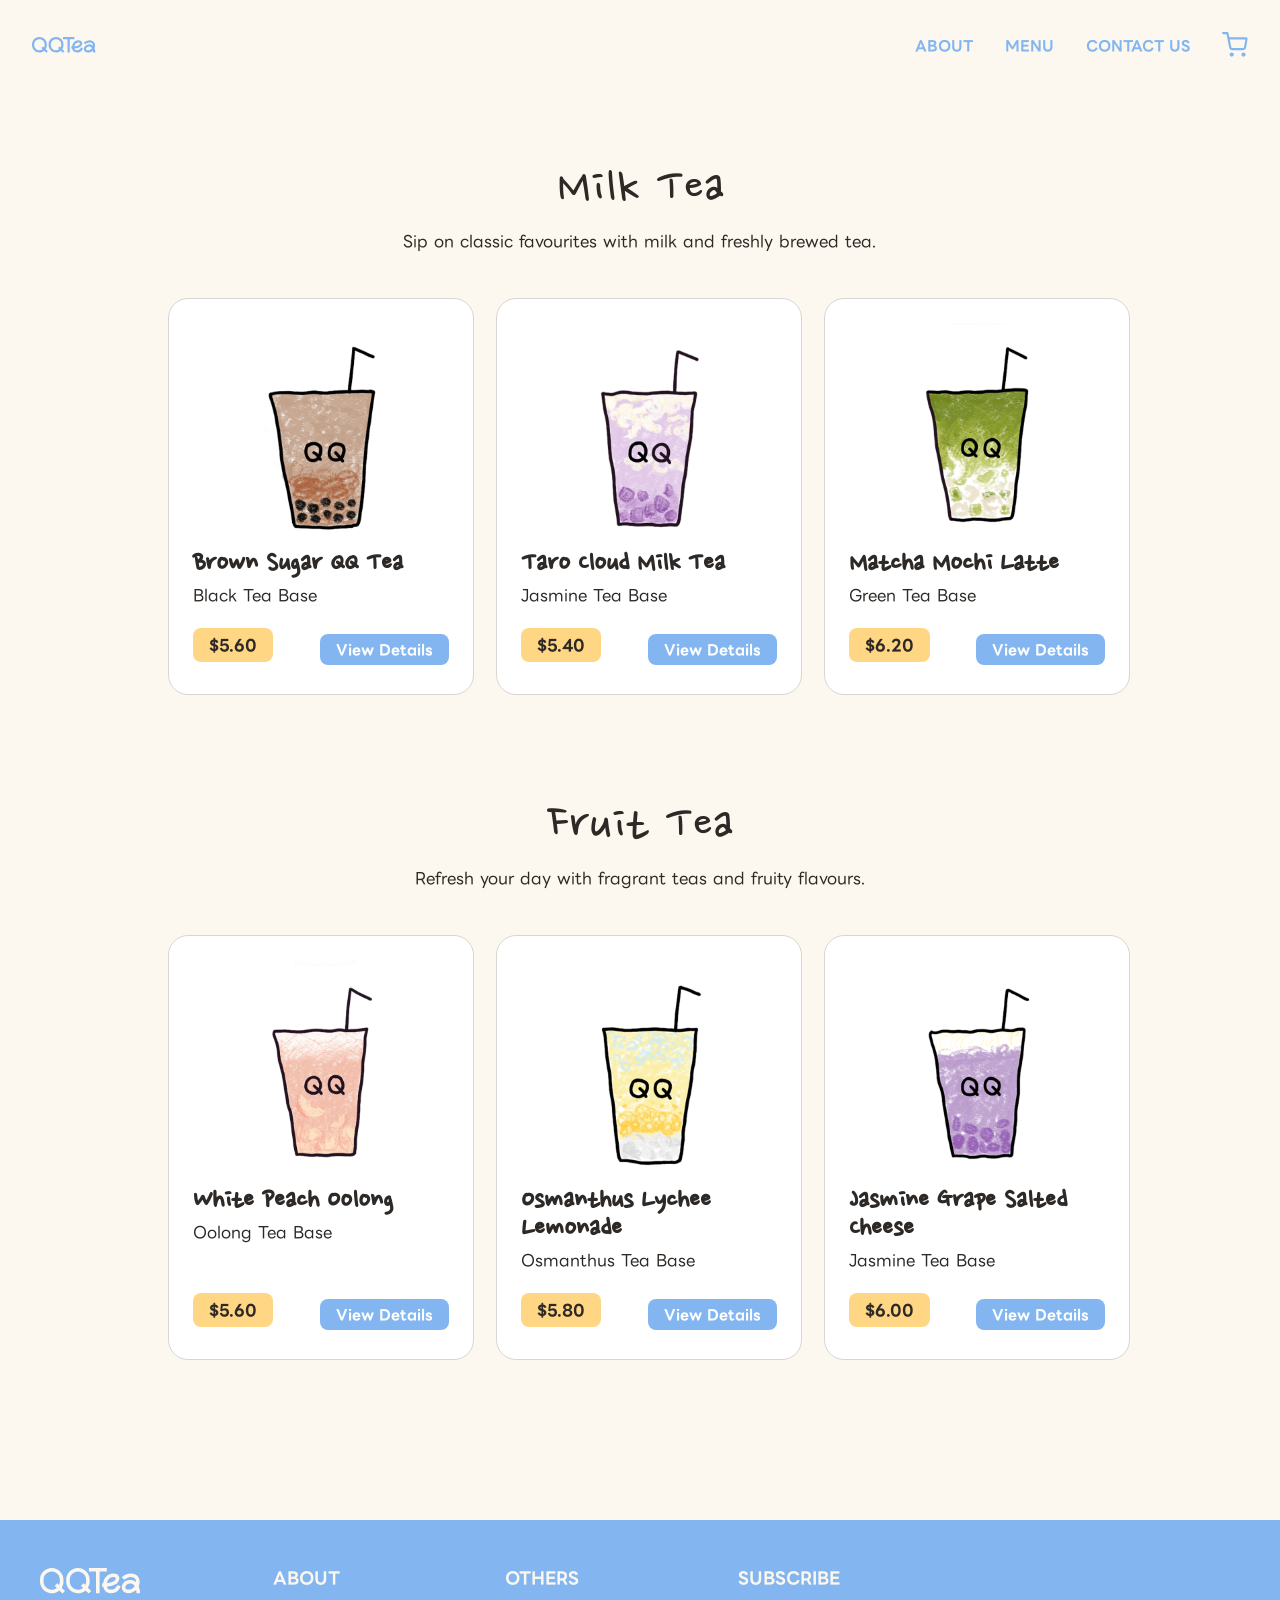
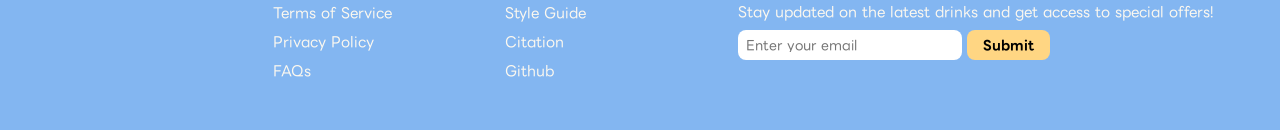
<file: IAT339_QQtea/html/product-listing.html>
<!doctype html>
<html lang="en">
  <head>
    <meta charset="utf-8" />
    <title>Product Listing</title>

    <link href="../css/main.css" rel="stylesheet" />
  </head>

  <body>
    <header>
      <nav class="main-nav">
        <div class="nav-left">
          <a class="nav-image-link" href="../html/index.html">
            <img
              class="nav-logo nav-image-default"
              src="../image/qqtea-icon.svg"
              alt="QQTea icon"
            />
            <img
              class="nav-logo nav-image-hover"
              src="../image/qqtea-icon-hover.svg"
              alt="QQTea icon"
            />
          </a>
        </div>

        <div class="nav-right">
          <a class="nav-link" href="../html/about.html">ABOUT</a>
          <a class="nav-link" href="../html/product-listing.html">MENU</a>
          <a class="nav-link" href="../html/contact.html">CONTACT US</a>
          <a class="nav-image-link" href="../html/cart.html">
            <img
              class="nav-cart-icon nav-image-default"
              src="../image/cart-icon.svg"
              alt="Shopping cart icon"
            />
            <img
              class="nav-cart-icon nav-image-hover"
              src="../image/cart-icon-hover.svg"
              alt="Shopping cart icon"
            />
          </a>
        </div>
      </nav>
    </header>

    <main>
      <h1 class="page-title-hidden">Menu</h1>

      <div class="product-category">
        <h2>Milk Tea</h2>
        <p>Sip on classic favourites with milk and freshly brewed tea.</p>

        <div class="product-row">
          <div class="product-listing">
            <a href="../html/brown-sugar.html" class="product-image-link">
              <img
                src="../image/brown-sugar-milk-tea-icon.png"
                alt="brown sugar pearl milk tea"
                class="image-icon"
              />
            </a>
            <div class="product-info">
              <h3>Brown Sugar QQ Tea</h3>
              <p>Black Tea Base</p>

              <div class="price-cart">
                <p class="product-listing-price">$5.60</p>
                <a
                  class="product-listing-button"
                  href="../html/brown-sugar.html"
                  >View Details
                </a>
              </div>
            </div>
          </div>

          <div class="product-listing">
            <a href="../html/taro-cloud.html" class="product-image-link">
              <img
                src="../image/taro-cloud-milk.png"
                alt="taro cloud milk tea"
                class="image-icon"
              />
            </a>
            <div class="product-info">
              <h3>Taro Cloud Milk Tea</h3>
              <p>Jasmine Tea Base</p>

              <div class="price-cart">
                <p class="product-listing-price">$5.40</p>
                <a class="product-listing-button" href="../html/taro-cloud.html"
                  >View Details
                </a>
              </div>
            </div>
          </div>
          <div class="product-listing">
            <a href="#" class="product-image-link">
              <img
                src="../image/matcha-mochi-latte.png"
                alt="Matcha Mochi Latte"
                class="image-icon"
              />
            </a>
            <div class="product-info">
              <h3>Matcha Mochi Latte</h3>
              <p>Green Tea Base</p>
              <div class="price-cart">
                <p class="product-listing-price">$6.20</p>
                <a
                  class="product-listing-button"
                  href="../html/brown-sugar.html"
                  >View Details
                </a>
              </div>
            </div>
          </div>
        </div>
      </div>

      <div class="product-category">
        <h2>Fruit Tea</h2>
        <p>Refresh your day with fragrant teas and fruity flavours.</p>

        <div class="product-row">
          <div class="product-listing">
            <a href="#" class="product-image-link">
              <img
                src="../image/white-peach-oolong.png"
                alt="white peach oolong tea"
                class="image-icon"
              />
            </a>
            <div class="product-info">
              <h3>White Peach Oolong</h3>
              <p>Oolong Tea Base</p>

              <div class="price-cart">
                <p class="product-listing-price">$5.60</p>
                <a
                  class="product-listing-button"
                  href="../html/brown-sugar.html"
                  >View Details
                </a>
              </div>
            </div>
          </div>

          <div class="product-listing">
            <a href="#" class="product-image-link">
              <img
                src="../image/osmanthus-lychee-lemonade-icon.png"
                alt="osmanthus lychee lemonade tea"
                class="image-icon"
              />
            </a>
            <div class="product-info">
              <h3>Osmanthus Lychee Lemonade</h3>
              <p>Osmanthus Tea Base</p>

              <div class="price-cart">
                <p class="product-listing-price">$5.80</p>
                <a
                  class="product-listing-button"
                  href="../html/brown-sugar.html"
                  >View Details
                </a>
              </div>
            </div>
          </div>

          <div class="product-listing">
            <a href="#" class="product-image-link">
              <img
                src="../image/grape-salted-cheese.png"
                alt="jasmine grape salted cheese"
                class="image-icon"
              />
            </a>
            <div class="product-info">
              <h3>Jasmine Grape Salted Cheese</h3>
              <p>Jasmine Tea Base</p>

              <div class="price-cart">
                <p class="product-listing-price">$6.00</p>
                <a
                  class="product-listing-button"
                  href="../html/brown-sugar.html"
                  >View Details
                </a>
              </div>
            </div>
          </div>
        </div>
      </div>
    </main>

    <footer class="site-footer">
      <div class="footer-content">
        <div>
          <a class="nav-image-link" href="../html/index.html">
            <img
              class="footer-logo"
              src="../image/qqtea-icon-footer.svg"
              alt="QQTea icon"
            />
          </a>
        </div>

        <div class="footer-link">
          <p class="footer-heading">ABOUT</p>
          <a href="#">Terms of Service</a>
          <a href="#">Privacy Policy</a>
          <a href="#">FAQs</a>
        </div>

        <div class="footer-link">
          <p class="footer-heading">OTHERS</p>
          <a href="../html/styleguide.html">Style Guide</a>
          <a href="../html/citation.html">Citation</a>
          <a href="https://github.com/qiaolexii7/IAT339_P01">Github</a>
        </div>

        <div class="footer-newsletter">
          <p class="footer-heading">SUBSCRIBE</p>
          <p class="newsletter-text">
            Stay updated on the latest drinks and get access to special offers!
          </p>

          <form class="newsletter-form">
            <input
              type="email"
              placeholder="Enter your email"
              aria-label="Email address"
              required
            />
            <button type="submit">Submit</button>
          </form>
        </div>
      </div>
    </footer>
  </body>
</html>
</file>
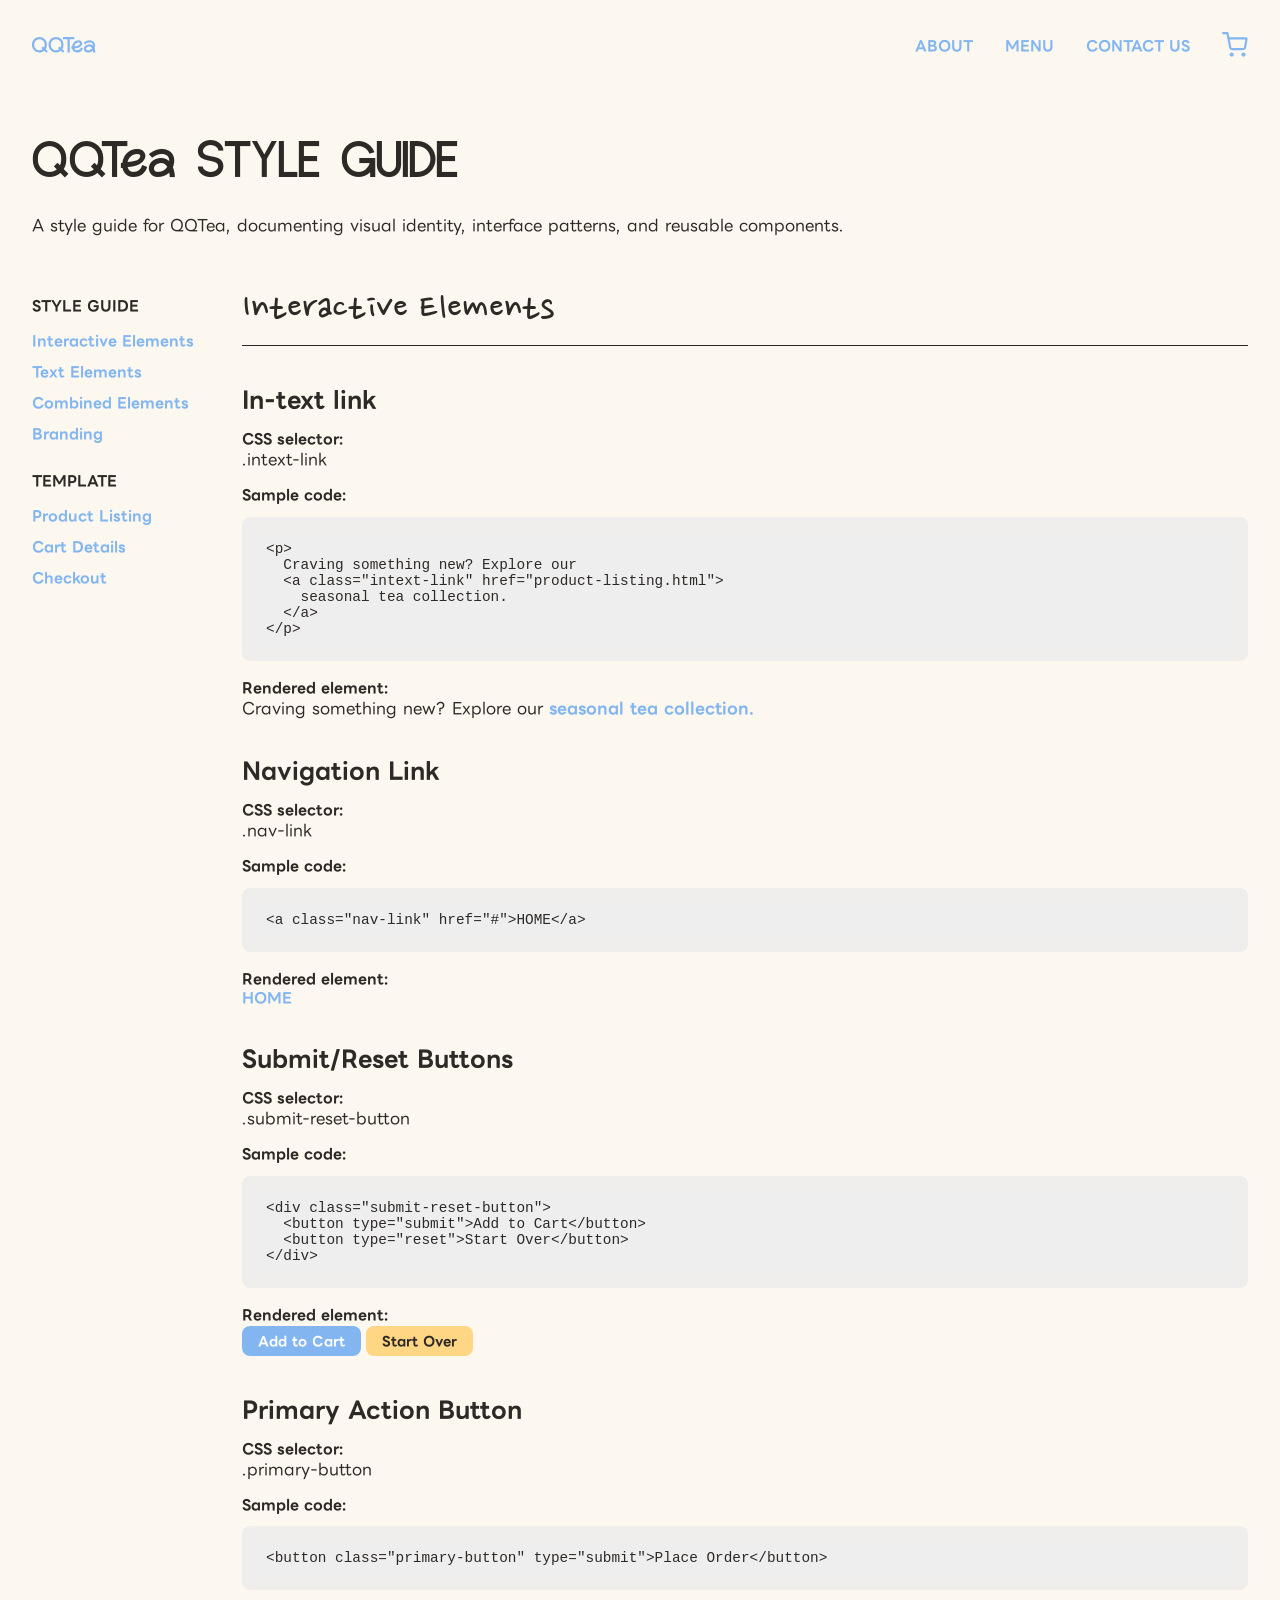
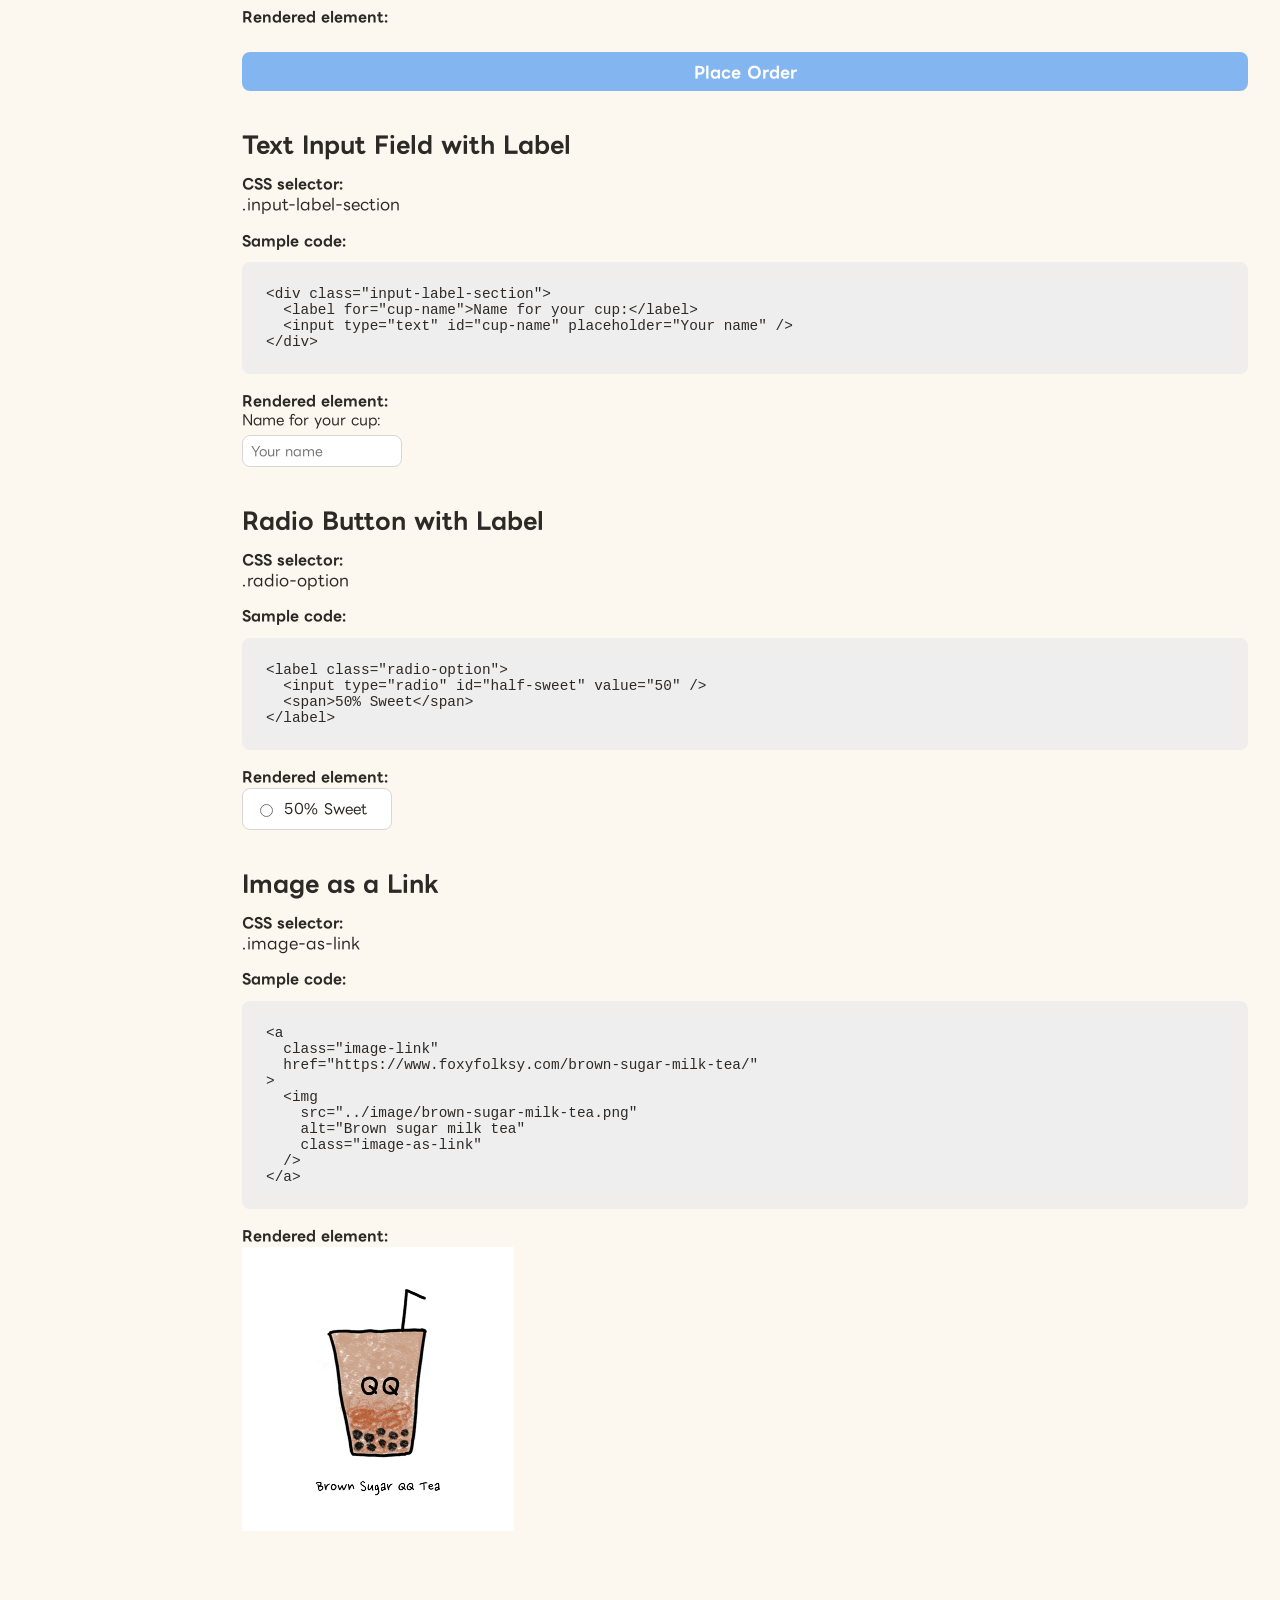
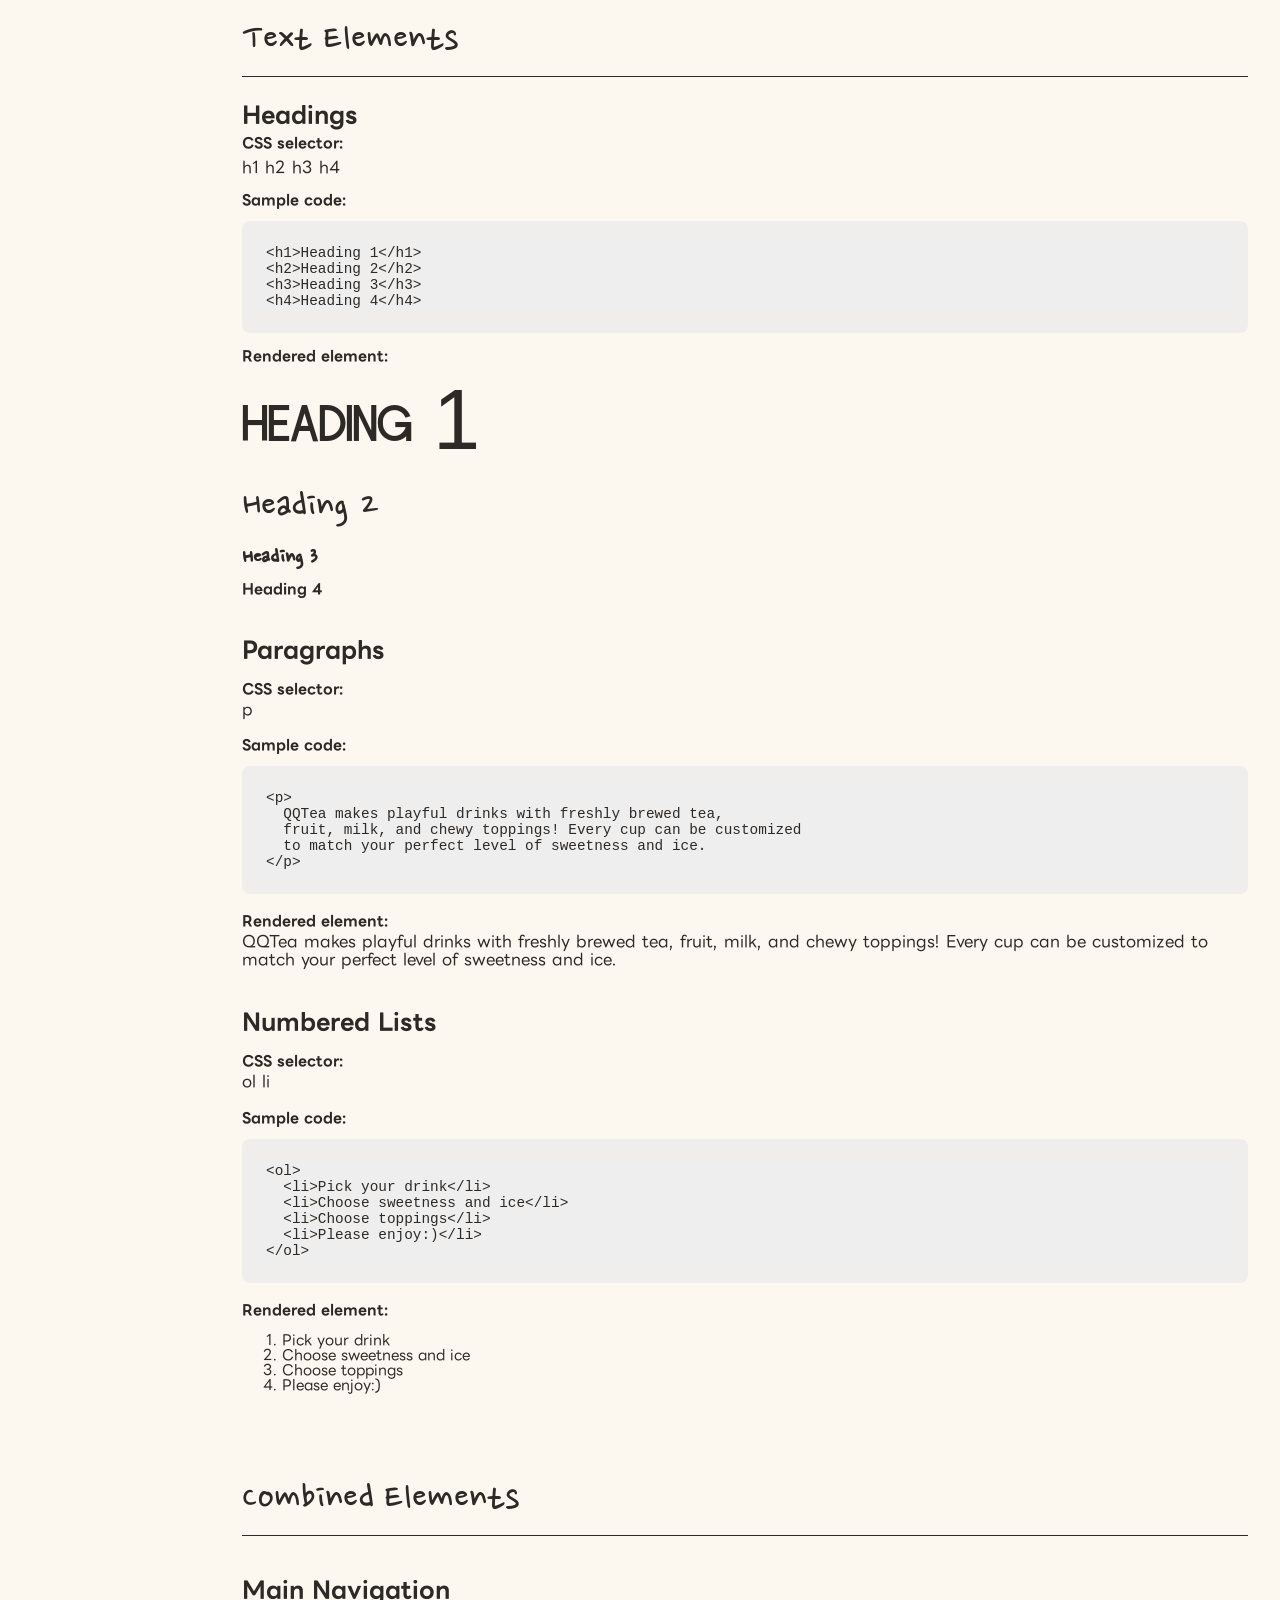
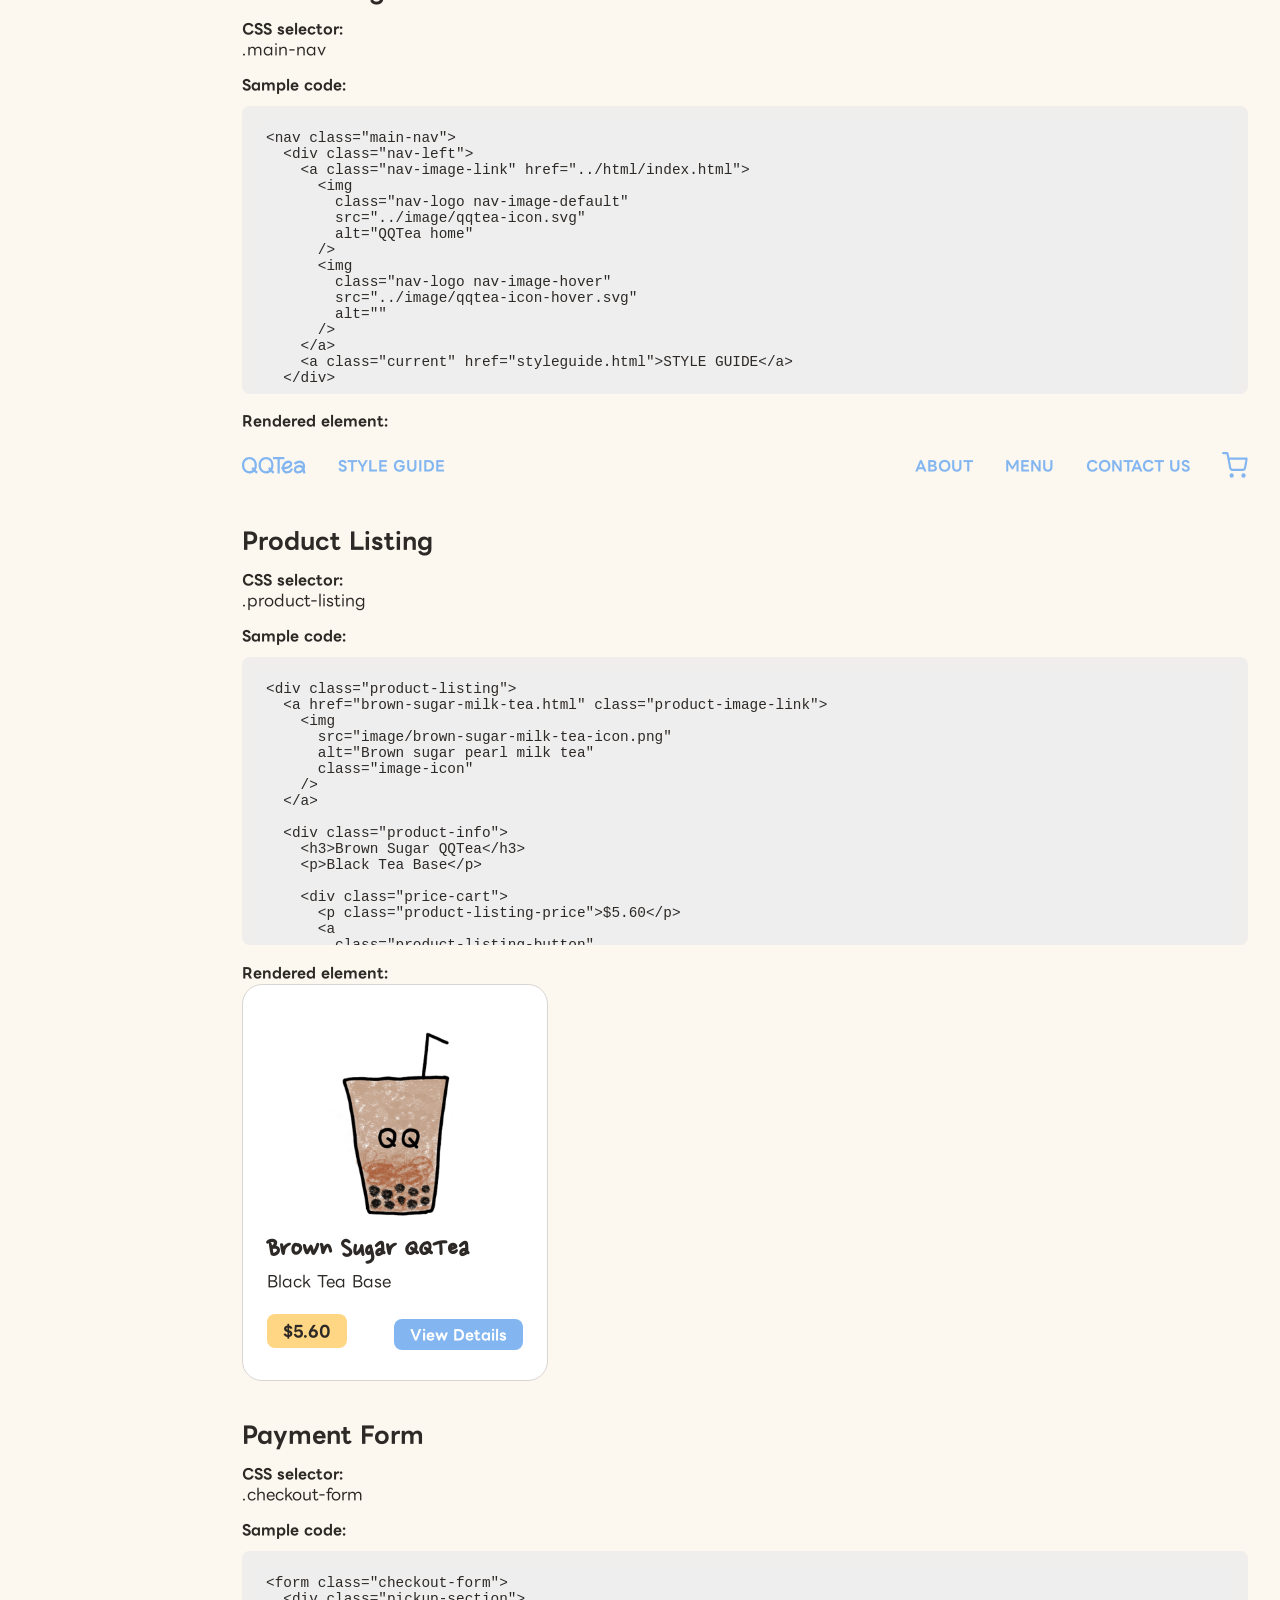
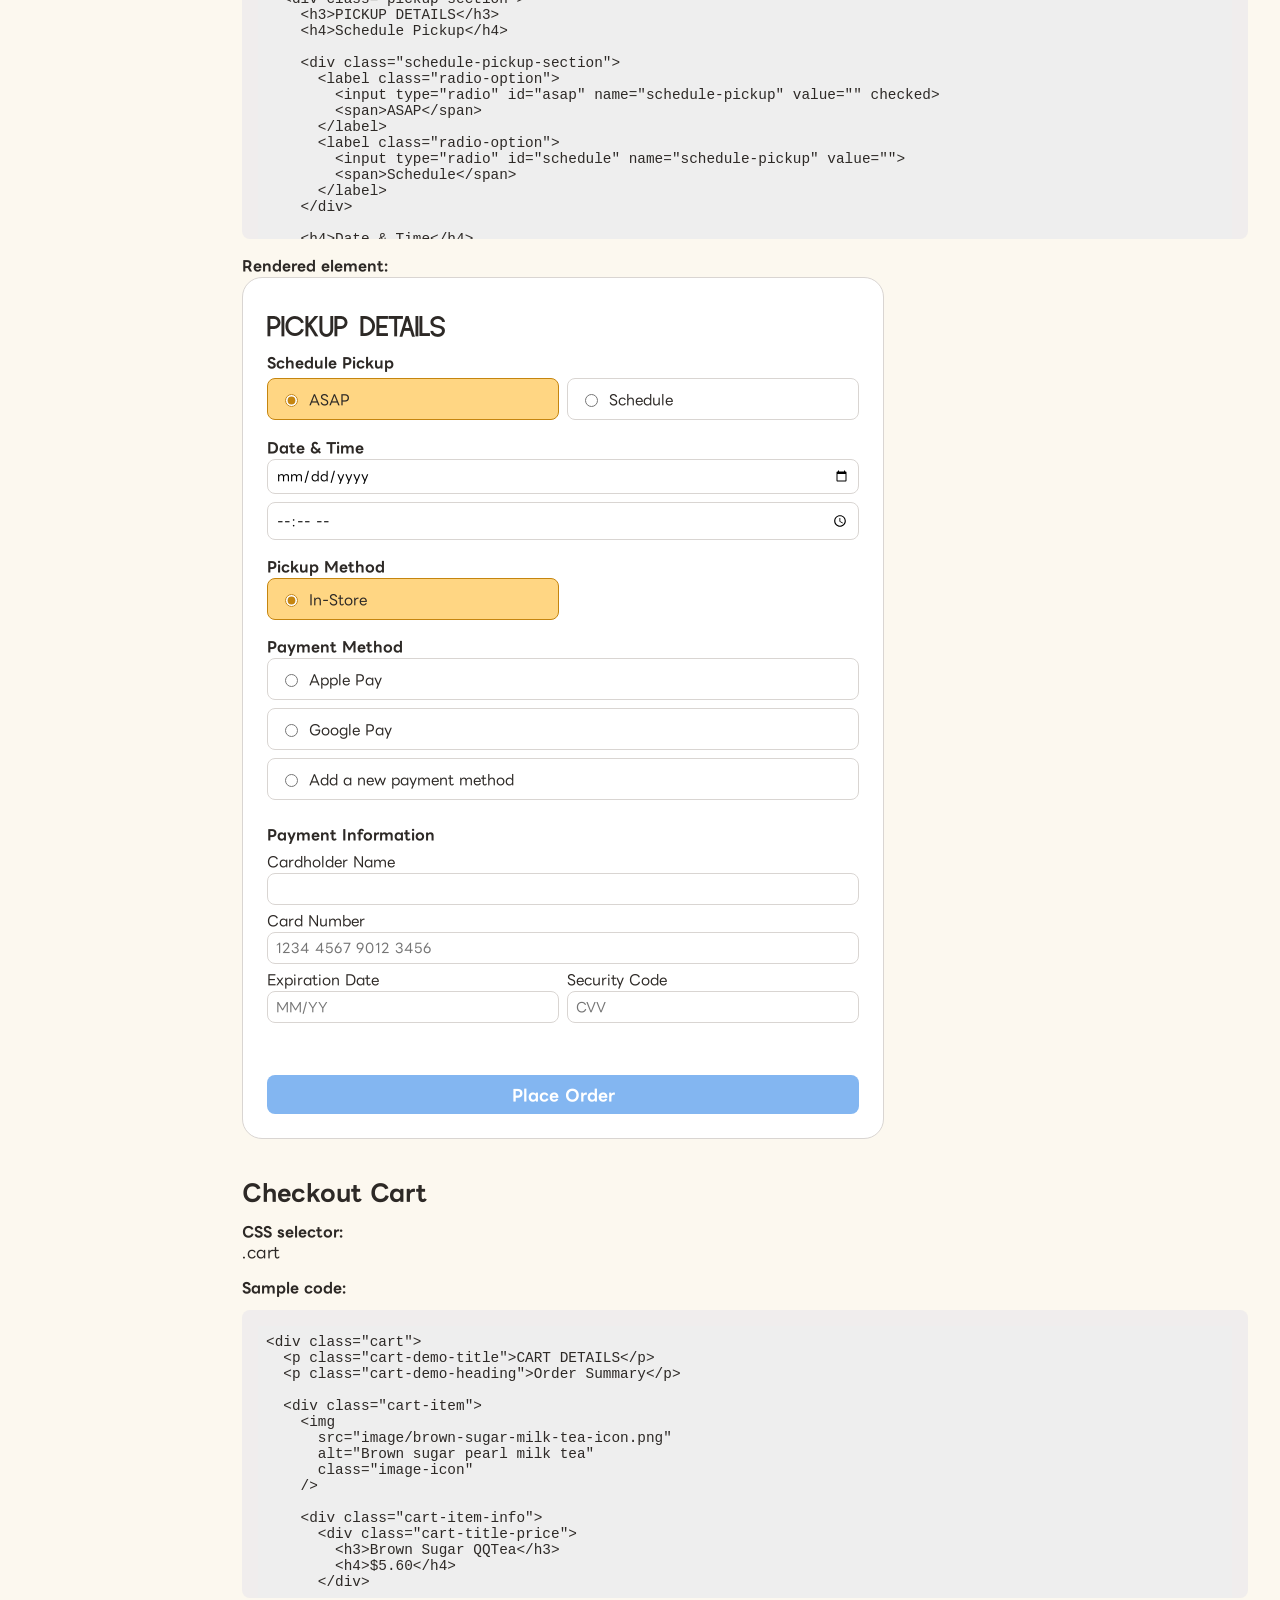
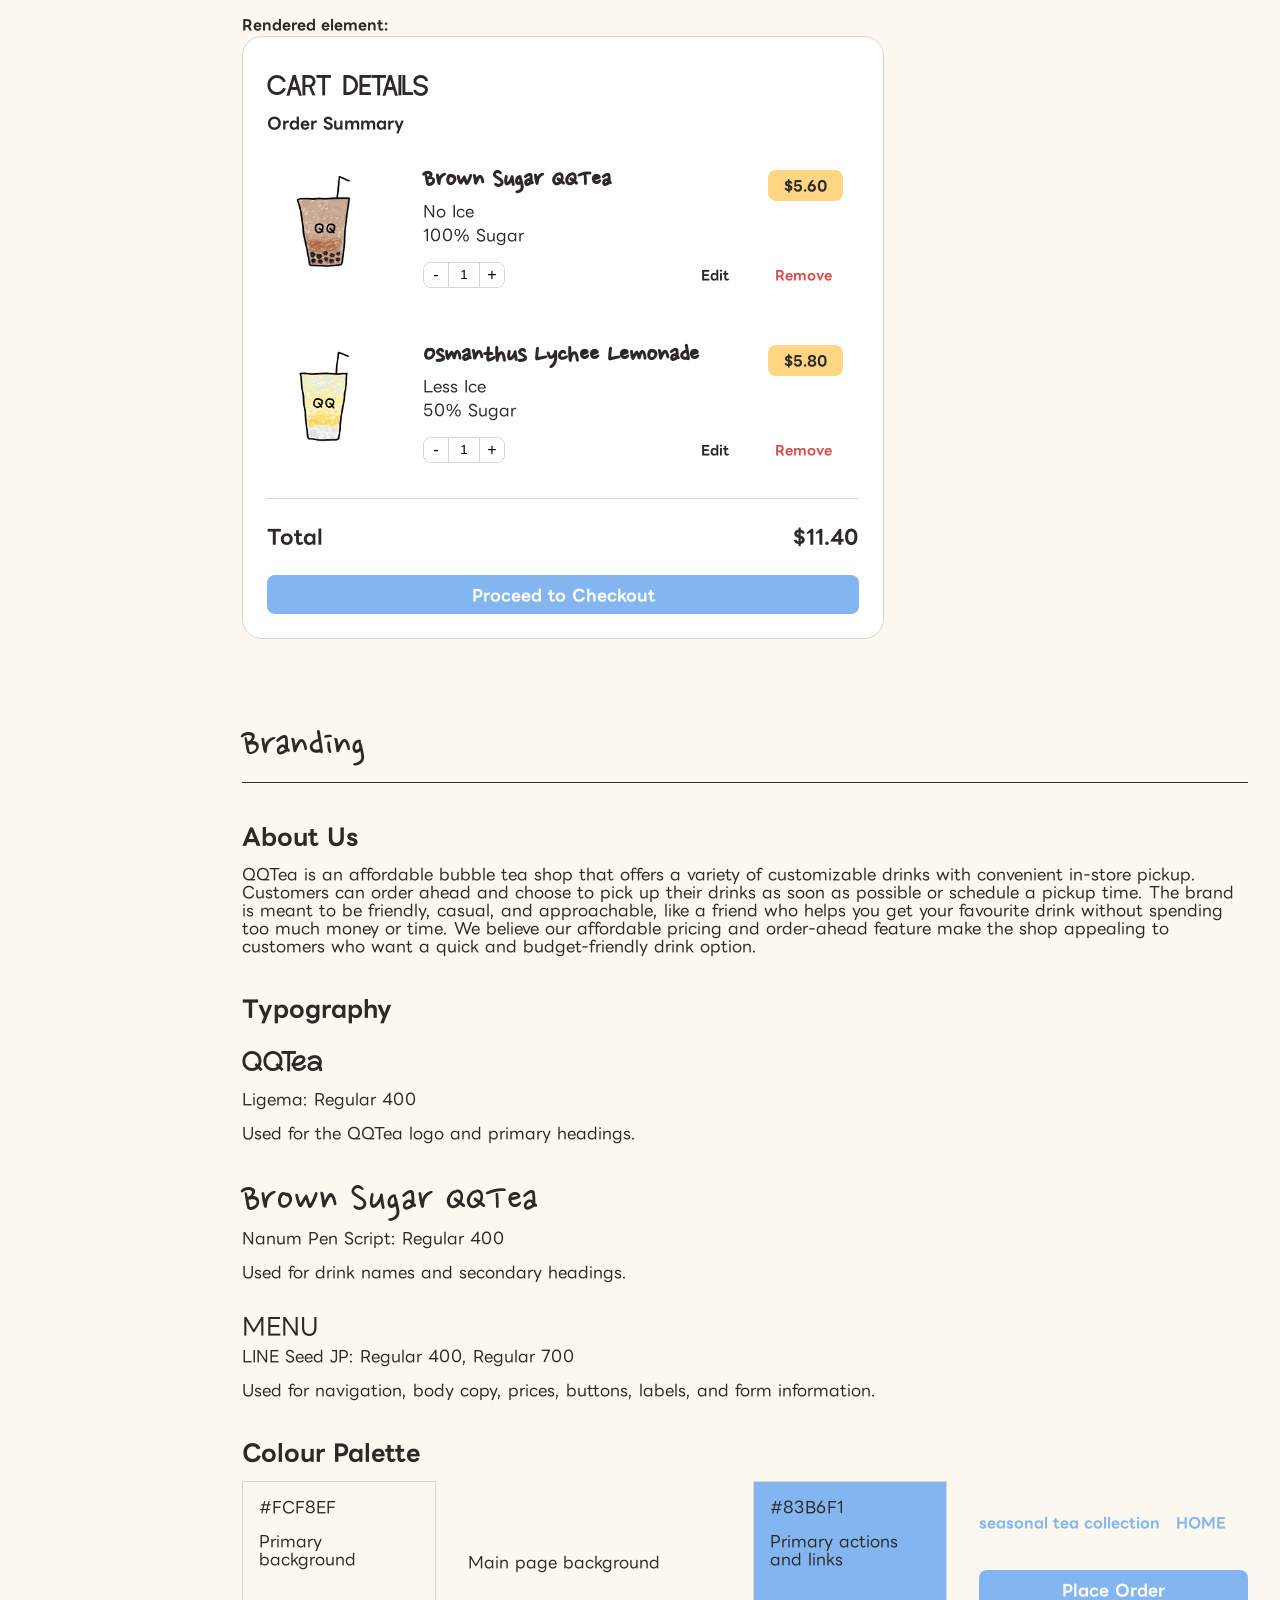
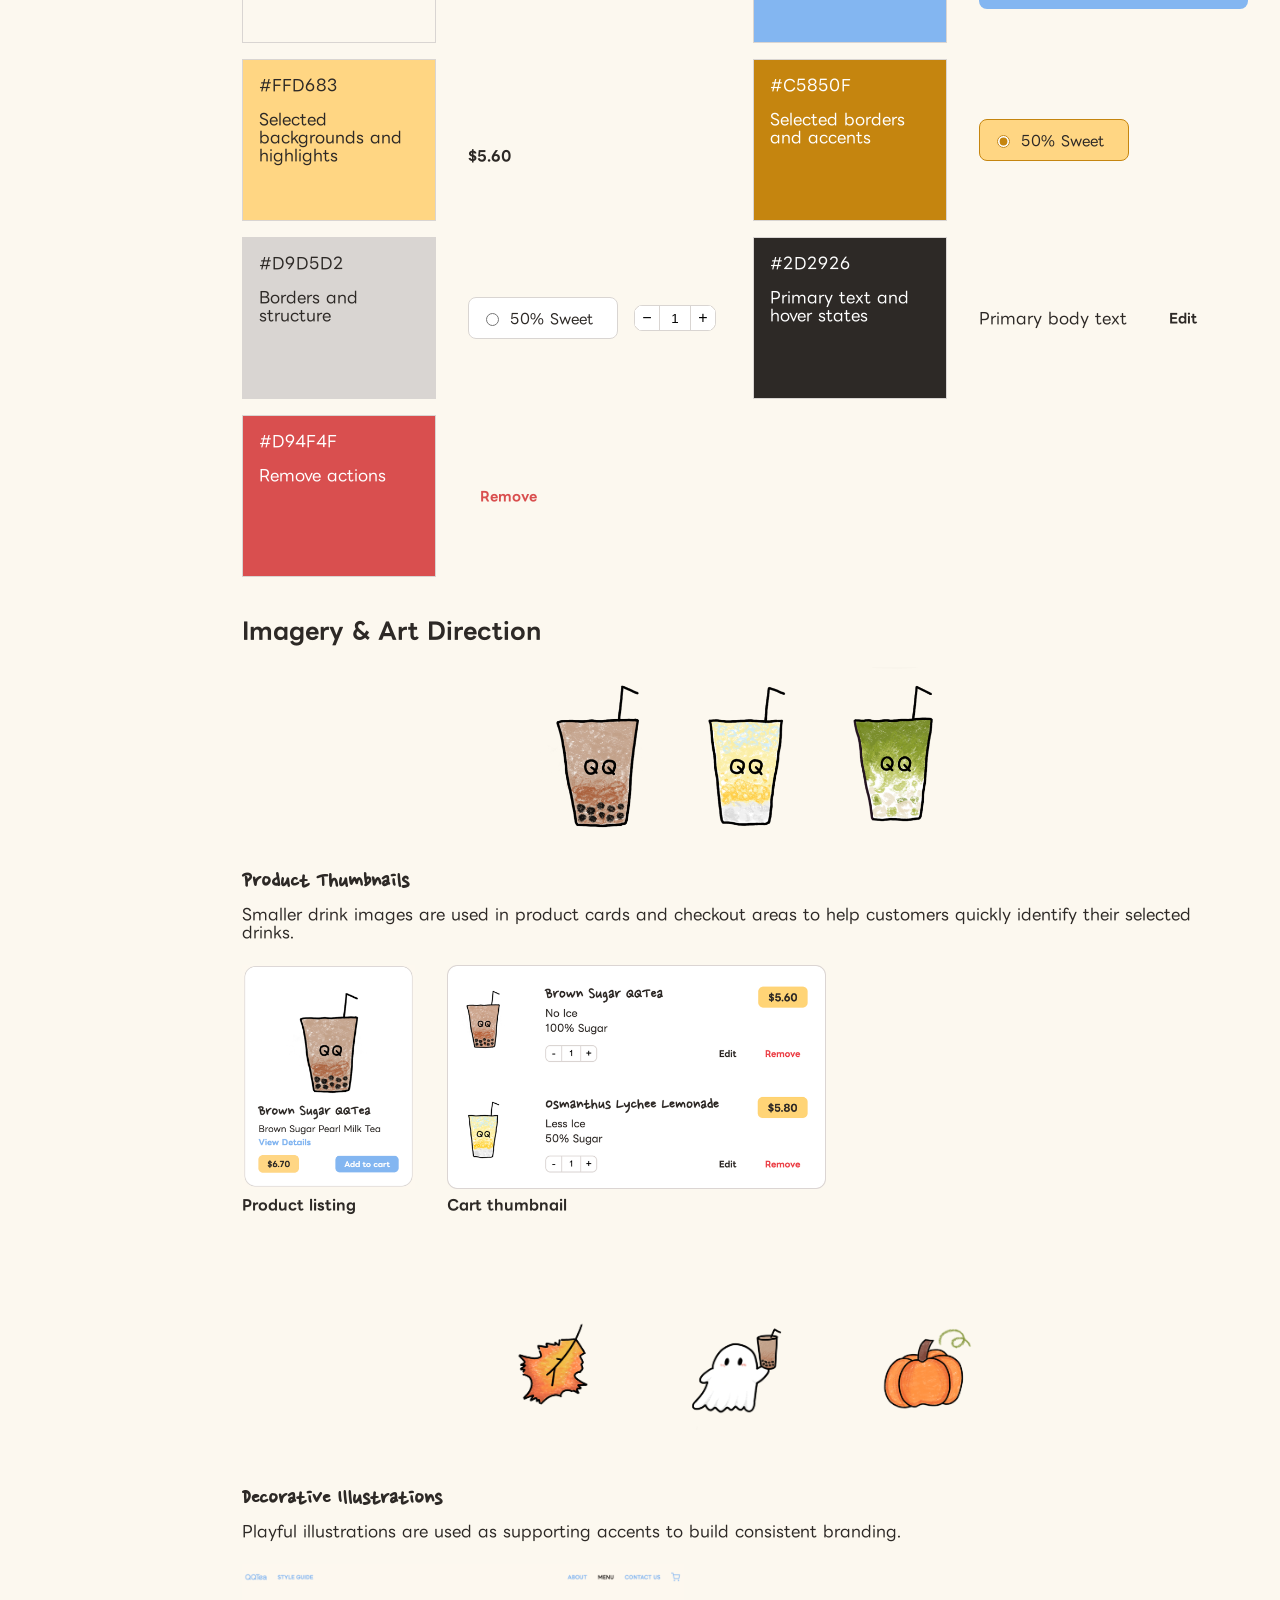
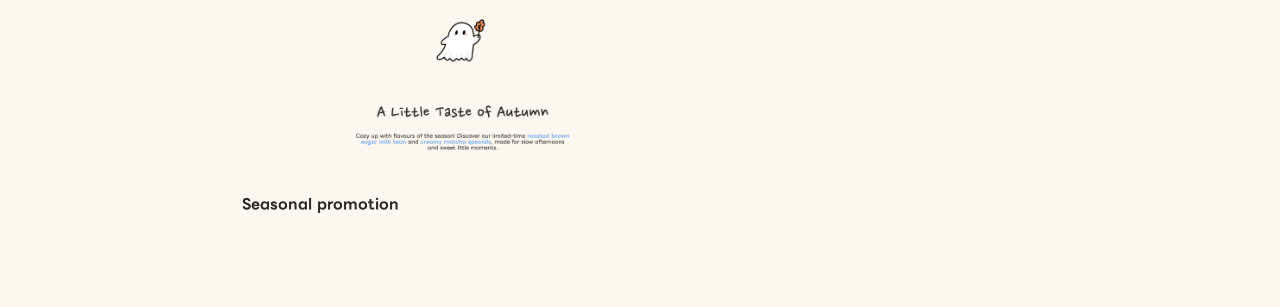
<file: IAT339_QQtea/html/styleguide.html>
<!doctype html>
<html lang="en">
  <head>
    <meta charset="utf-8" />
    <title>Style Guide</title>

    <link href="../css/main.css" rel="stylesheet" />
  </head>

  <body>
    <!-- WEBSITE HEADER -->
    <header>
      <nav class="main-nav">
        <div class="nav-left">
          <a class="nav-image-link" href="../html/index.html">
            <img
              class="nav-logo nav-image-default"
              src="../image/qqtea-icon.svg"
              alt="QQTea icon"
            />
            <img
              class="nav-logo nav-image-hover"
              src="../image/qqtea-icon-hover.svg"
              alt=""
            />
          </a>
        </div>

        <div class="nav-right">
          <a class="nav-link" href="../html/about.html">ABOUT</a>
          <a class="nav-link" href="../html/product-listing.html">MENU</a>
          <a class="nav-link" href="../html/contact.html">CONTACT US</a>
          <a class="nav-image-link" href="../html/cart.html">
            <img
              class="nav-cart-icon nav-image-default"
              src="../image/cart-icon.svg"
              alt="Shopping cart icon"
            />
            <img
              class="nav-cart-icon nav-image-hover"
              src="../image/cart-icon-hover.svg"
              alt=""
            />
          </a>
        </div>
      </nav>
    </header>

    <!-- STYLE GUIDE TITLE -->
    <header class="style-guide-header">
      <h1>QQTea STYLE GUIDE</h1>
      <p>
        A style guide for QQTea, documenting visual identity, interface
        patterns, and reusable components.
      </p>
    </header>

    <!-- SIDE NAV -->
    <div class="style-guide-layout">
      <nav class="style-guide-nav">
        <p class="style-guide-nav-heading">STYLE GUIDE</p>
        <a class="nav-link" href="#interactive_elements"
          >Interactive Elements</a
        >
        <a class="nav-link" href="#text_elements">Text Elements</a>
        <a class="nav-link" href="#combined_elements">Combined Elements</a>
        <a class="nav-link" href="#branding">Branding</a>

        <p class="style-guide-nav-heading nav-section-heading">TEMPLATE</p>
        <a class="nav-link" href="product-listing.html">Product Listing</a>
        <a class="nav-link" href="cart.html">Cart Details</a>
        <a class="nav-link" href="checkout.html">Checkout</a>
      </nav>

      <main class="style-guide-main">
        <!-- INTERACTIVE ELEMENTS SECTION // -->
        <section id="interactive_elements">
          <h2>Interactive Elements</h2>
          <section class="element">
            <h3 class="element-title">In-text link</h3>

            <h4>CSS selector:</h4>
            <p>.intext-link</p>

            <h4>Sample code:</h4>
            <pre><code>&lt;p&gt;
  Craving something new? Explore our
  &lt;a class="intext-link" href="product-listing.html"&gt;
    seasonal tea collection.
  &lt;/a&gt;
&lt;/p&gt; </code></pre>

            <h4>Rendered element:</h4>
            <p>
              Craving something new? Explore our
              <a class="intext-link" href="product-listing.html">
                seasonal tea collection.
              </a>
            </p>
          </section>

          <section class="element">
            <h3 class="element-title">Navigation Link</h3>

            <h4>CSS selector:</h4>
            <p>.nav-link</p>

            <h4>Sample code:</h4>
            <pre><code>&lt;a class="nav-link" href="#"&gt;HOME&lt;/a&gt;</code></pre>

            <h4>Rendered element:</h4>
            <a class="nav-link" href="#">HOME</a>
          </section>

          <section class="element">
            <h3 class="element-title">Submit/Reset Buttons</h3>
            <!--type="submit" and type="reset" required later-->

            <h4>CSS selector:</h4>
            <p>.submit-reset-button</p>

            <h4>Sample code:</h4>
            <pre><code>&lt;div class="submit-reset-button"&gt;
  &lt;button type="submit"&gt;Add to Cart&lt;/button&gt;
  &lt;button type="reset"&gt;Start Over&lt;/button&gt;
&lt;/div&gt;</code></pre>

            <h4>Rendered element:</h4>

            <div class="submit-reset-button">
              <button type="submit">Add to Cart</button>
              <button type="reset">Start Over</button>
            </div>
          </section>

          <section class="element">
            <h3 class="element-title">Primary Action Button</h3>

            <h4>CSS selector:</h4>
            <p>.primary-button</p>

            <h4>Sample code:</h4>
            <pre><code>&lt;button class="primary-button" type="submit"&gt;Place Order&lt;/button&gt;</code></pre>

            <h4>Rendered element:</h4>
            <button class="primary-button" type="submit">Place Order</button>
          </section>

          <section class="element">
            <h3 class="element-title">Text Input Field with Label</h3>

            <h4>CSS selector:</h4>
            <p>.input-label-section</p>

            <h4>Sample code:</h4>
            <pre><code>&lt;div class="input-label-section"&gt;
  &lt;label for="cup-name"&gt;Name for your cup:&lt;/label&gt;
  &lt;input type="text" id="cup-name" placeholder="Your name" /&gt;
&lt;/div&gt;</code></pre>

            <h4>Rendered element:</h4>
            <div class="input-label-section">
              <label for="cup-name">Name for your cup:</label>
              <input type="text" id="cup-name" placeholder="Your name" />
            </div>
          </section>

          <section class="element">
            <h3 class="element-title">Radio Button with Label</h3>

            <h4>CSS selector:</h4>
            <p>.radio-option</p>

            <h4>Sample code:</h4>
            <pre><code>&lt;label class="radio-option"&gt;
  &lt;input type="radio" id="half-sweet" value="50" /&gt;
  &lt;span&gt;50% Sweet&lt;/span&gt;
&lt;/label&gt;</code></pre>

            <h4>Rendered element:</h4>

            <label class="radio-option">
              <input type="radio" id="half-sweet" value="50" />
              <span>50% Sweet</span>
            </label>
          </section>

          <section class="element">
            <h3 class="element-title">Image as a Link</h3>

            <h4>CSS selector:</h4>
            <p>.image-as-link</p>

            <h4>Sample code:</h4>
            <pre><code>&lt;a
  class="image-link" 
  href="https://www.foxyfolksy.com/brown-sugar-milk-tea/"
&gt;
  &lt;img 
    src="../image/brown-sugar-milk-tea.png" 
    alt="Brown sugar milk tea" 
    class="image-as-link"
  /&gt;
&lt;/a&gt;</code></pre>

            <h4>Rendered element:</h4>

            <a
              class="image-link"
              href="https://www.foxyfolksy.com/brown-sugar-milk-tea/"
            >
              <img
                src="../image/brown-sugar-milk-tea.jpg"
                alt="Brown sugar milk tea"
                class="image-as-link"
              />
            </a>
          </section>
        </section>
        <!-- // INTERACTIVE ELEMENTS SECTION -->

        <!-- TEXT ELEMENTS SECTION // -->
        <section id="text_elements">
          <h2>Text Elements</h2>

          <section class="element heading-example">
            <h3 class="element-title">Headings</h3>

            <h4>CSS selector:</h4>
            <p>h1 h2 h3 h4</p>

            <h4>Sample code:</h4>
            <pre><code>&lt;h1&gt;Heading 1&lt;/h1&gt;
&lt;h2&gt;Heading 2&lt;/h2&gt;
&lt;h3&gt;Heading 3&lt;/h3&gt;
&lt;h4&gt;Heading 4&lt;/h4&gt;</code></pre>

            <h4>Rendered element:</h4>

            <p class="heading-one-example">HEADING 1</p>
            <h2>Heading 2</h2>
            <h3>Heading 3</h3>
            <h4>Heading 4</h4>
          </section>

          <section class="element">
            <h3 class="element-title">Paragraphs</h3>

            <h4>CSS selector:</h4>
            <p>p</p>

            <h4>Sample code:</h4>
            <pre><code>&lt;p&gt;
  QQTea makes playful drinks with freshly brewed tea,
  fruit, milk, and chewy toppings! Every cup can be customized
  to match your perfect level of sweetness and ice.
&lt;/p&gt;</code></pre>

            <h4>Rendered element:</h4>

            <p>
              QQTea makes playful drinks with freshly brewed tea, fruit, milk,
              and chewy toppings! Every cup can be customized to match your
              perfect level of sweetness and ice.
            </p>
          </section>

          <section class="element">
            <h3 class="element-title">Numbered Lists</h3>

            <h4>CSS selector:</h4>
            <p>ol li</p>

            <h4>Sample code:</h4>
            <pre><code>&lt;ol&gt;
  &lt;li&gt;Pick your drink&lt;/li&gt;
  &lt;li&gt;Choose sweetness and ice&lt;/li&gt;
  &lt;li&gt;Choose toppings&lt;/li&gt;
  &lt;li&gt;Please enjoy:)&lt;/li&gt;
&lt;/ol&gt;</code></pre>

            <h4>Rendered element:</h4>

            <ol>
              <li>Pick your drink</li>
              <li>Choose sweetness and ice</li>
              <li>Choose toppings</li>
              <li>Please enjoy:)</li>
            </ol>
          </section>
        </section>
        <!-- // TEXT ELEMENTS SECTION -->

        <!-- COMBINED ELEMENTS SECTION // -->
        <section id="combined_elements">
          <h2>Combined Elements</h2>

          <section class="element">
            <h3 class="element-title">Main Navigation</h3>

            <h4>CSS selector:</h4>
            <p>.main-nav</p>

            <h4>Sample code:</h4>
            <pre><code>&lt;nav class="main-nav"&gt;
  &lt;div class="nav-left"&gt;
    &lt;a class="nav-image-link" href="../html/index.html"&gt;
      &lt;img
        class="nav-logo nav-image-default"
        src="../image/qqtea-icon.svg"
        alt="QQTea home"
      /&gt;
      &lt;img
        class="nav-logo nav-image-hover"
        src="../image/qqtea-icon-hover.svg"
        alt=""
      /&gt;
    &lt;/a&gt;
    &lt;a class="current" href="styleguide.html"&gt;STYLE GUIDE&lt;/a&gt;
  &lt;/div&gt;

  &lt;div class="nav-right"&gt;
    &lt;a class="nav-link" href="../html/about.html"&gt;ABOUT&lt;/a&gt;
    &lt;a class="nav-link" href="../html/product-listing.html"&gt;MENU&lt;/a&gt;
    &lt;a class="nav-link" href="../html/contact.html"&gt;CONTACT US&lt;/a&gt;
    &lt;a class="nav-image-link" href="../html/cart.html"&gt;
      &lt;img
        class="nav-cart-icon nav-image-default"
        src="../image/cart-icon.svg"
        alt="Shopping cart"
      /&gt;
      &lt;img
        class="nav-cart-icon nav-image-hover"
        src="../image/cart-icon-hover.svg"
        alt=""
      /&gt;
    &lt;/a&gt;
  &lt;/div&gt;
&lt;/nav&gt;</code></pre>
            <h4>Rendered element:</h4>
            <nav class="main-nav">
              <div class="nav-left">
                <a class="nav-image-link" href="../html/index.html">
                  <img
                    class="nav-logo nav-image-default"
                    src="../image/qqtea-icon.svg"
                    alt="QQTea home"
                  />
                  <img
                    class="nav-logo nav-image-hover"
                    src="../image/qqtea-icon-hover.svg"
                    alt=""
                  />
                </a>
                <a class="current" href="styleguide.html">STYLE GUIDE</a>
              </div>

              <div class="nav-right">
                <a class="nav-link" href="../html/about.html">ABOUT</a>
                <a class="nav-link" href="../html/product-listing.html">MENU</a>
                <a class="nav-link" href="../html/contact.html">CONTACT US</a>
                <a class="nav-image-link" href="../html/cart.html">
                  <img
                    class="nav-cart-icon nav-image-default"
                    src="../image/cart-icon.svg"
                    alt="Shopping cart"
                  />
                  <img
                    class="nav-cart-icon nav-image-hover"
                    src="../image/cart-icon-hover.svg"
                    alt=""
                  />
                </a>
              </div>
            </nav>
          </section>

          <section class="element">
            <h3 class="element-title">Product Listing</h3>

            <h4>CSS selector:</h4>
            <p>.product-listing</p>

            <h4>Sample code:</h4>
            <pre><code>&lt;div class="product-listing"&gt;
  &lt;a href="brown-sugar-milk-tea.html" class="product-image-link"&gt;
    &lt;img 
      src="image/brown-sugar-milk-tea-icon.png" 
      alt="Brown sugar pearl milk tea" 
      class="image-icon"
    /&gt;
  &lt;/a&gt;

  &lt;div class="product-info"&gt;
    &lt;h3&gt;Brown Sugar QQTea&lt;/h3&gt;
    &lt;p&gt;Black Tea Base&lt;/p&gt;

    &lt;div class="price-cart"&gt;
      &lt;p class="product-listing-price"&gt;$5.60&lt;/p&gt;
      &lt;a
        class="product-listing-button"
        href="../html/brown-sugar.html"
        &gt;
          View Details
      &lt;/a&gt;
    &lt;/div&gt;
  &lt;/div&gt;
&lt;/div&gt;</code></pre>

            <h4>Rendered element:</h4>

            <div class="product-listing">
              <a href="brown-sugar-milk-tea.html" class="product-image-link">
                <img
                  src="../image/brown-sugar-milk-tea-icon.png"
                  alt="Brown sugar pearl milk tea"
                  class="image-icon"
                />
              </a>

              <div class="product-info">
                <h3>Brown Sugar QQTea</h3>
                <p>Black Tea Base</p>

                <div class="price-cart">
                  <p class="product-listing-price">$5.60</p>
                  <a
                    class="product-listing-button"
                    href="../html/brown-sugar.html"
                  >
                    View Details
                  </a>
                </div>
              </div>
            </div>
          </section>

          <section class="element">
            <h3 class="element-title">Payment Form</h3>

            <h4>CSS selector:</h4>
            <p>.checkout-form</p>

            <h4>Sample code:</h4>
            <pre><code>&lt;form class="checkout-form"&gt;
  &lt;div class="pickup-section"&gt;
    &lt;h3&gt;PICKUP DETAILS&lt;/h3&gt;
    &lt;h4&gt;Schedule Pickup&lt;/h4&gt;

    &lt;div class="schedule-pickup-section"&gt;
      &lt;label class="radio-option"&gt;
        &lt;input type="radio" id="asap" name="schedule-pickup" value="" checked&gt;
        &lt;span&gt;ASAP&lt;/span&gt;
      &lt;/label&gt;
      &lt;label class="radio-option"&gt;
        &lt;input type="radio" id="schedule" name="schedule-pickup" value=""&gt;
        &lt;span&gt;Schedule&lt;/span&gt;
      &lt;/label&gt;
    &lt;/div&gt;

    &lt;h4&gt;Date &amp; Time&lt;/h4&gt;
    &lt;div class="datetime-section"&gt;
      &lt;input type="date" id="pickup-date" name="pickup-date" required&gt;
      &lt;input type="time" id="pickup-time" name="pickup-time" required&gt;
    &lt;/div&gt;

    &lt;h4&gt;Pickup Method&lt;/h4&gt;
    &lt;div class="pickup-method-section"&gt;
      &lt;label class="radio-option"&gt;
        &lt;input type="radio" name="pickup-method" value="" checked&gt;
        &lt;span&gt;In-Store&lt;/span&gt;
      &lt;/label&gt;
    &lt;/div&gt;
  &lt;/div&gt;


  &lt;div class="payment-method-section"&gt;
    &lt;h4&gt;Payment Method&lt;/h4&gt;
    &lt;label class="radio-option"&gt;
      &lt;input type="radio" id="apple-pay" name="payment-method" value=""&gt;
      &lt;span&gt;Apple Pay&lt;/span&gt;&lt;br&gt;
    &lt;/label&gt;

    &lt;label class="radio-option"&gt;
      &lt;input type="radio" id="google-pay" name="payment-method" value=""&gt;
      &lt;span&gt;Google Pay&lt;/span&gt;&lt;br&gt;
    &lt;/label&gt;

    &lt;label class="radio-option"&gt;
      &lt;input type="radio" id="card" name="payment-method" value=""&gt;
      &lt;span&gt;Add a new payment method&lt;/span&gt;&lt;br&gt;
    &lt;/label&gt;
  &lt;/div&gt;


  &lt;div class="payment-info-section"&gt;
    &lt;h4&gt;Payment Information&lt;/h4&gt;

    &lt;div class="cardholder-field"&gt;
      &lt;label for="card-name"&gt;Cardholder Name&lt;/label&gt;
      &lt;input type="text" id="card-name" required&gt;
    &lt;/div&gt;

    &lt;div class="card-number-field"&gt;
      &lt;label for="card-number"&gt;Card Number&lt;/label&gt;
      &lt;input type="text" id="card-number" placeholder="1234 4567 9012 3456" required&gt;
    &lt;/div&gt;

    &lt;div class="expiration-field"&gt;
      &lt;label for="expiration"&gt;Expiration Date&lt;/label&gt;
      &lt;input type="text" id="expiration" placeholder="MM/YY" required&gt;
    &lt;/div&gt;

    &lt;div class="cvv-field"&gt;
      &lt;label for="cvv"&gt;Security Code&lt;/label&gt;
      &lt;input type="text" id="cvv" placeholder="CVV" required&gt;
    &lt;/div&gt;
  &lt;/div&gt;

  &lt;button class="primary-button" type="submit"&gt;Place Order&lt;/button&gt;

&lt;/form&gt;</code></pre>

            <h4>Rendered element:</h4>

            <form class="checkout-form">
              <div class="pickup-section">
                <p class="checkout-demo-title">PICKUP DETAILS</p>
                <p class="checkout-demo-heading">Schedule Pickup</p>

                <div class="schedule-pickup-section">
                  <label class="radio-option">
                    <input
                      type="radio"
                      id="asap"
                      name="schedule-pickup"
                      value=""
                      checked
                    />
                    <span>ASAP</span>
                  </label>
                  <label class="radio-option">
                    <input
                      type="radio"
                      id="schedule"
                      name="schedule-pickup"
                      value=""
                    />
                    <span>Schedule</span>
                  </label>
                </div>

                <h4>Date & Time</h4>
                <div class="datetime-section">
                  <input
                    type="date"
                    id="pickup-date"
                    name="pickup-date"
                    required
                  />
                  <input
                    type="time"
                    id="pickup-time"
                    name="pickup-time"
                    required
                  />
                </div>

                <h4>Pickup Method</h4>
                <div class="pickup-method-section">
                  <label class="radio-option">
                    <input type="radio" name="pickup-method" value="" checked />
                    <span>In-Store</span>
                  </label>
                </div>
              </div>

              <div class="payment-method-section">
                <h4>Payment Method</h4>
                <label class="radio-option">
                  <input
                    type="radio"
                    id="apple-pay"
                    name="payment-method"
                    value=""
                  />
                  <span>Apple Pay</span><br />
                </label>

                <label class="radio-option">
                  <input
                    type="radio"
                    id="google-pay"
                    name="payment-method"
                    value=""
                  />
                  <span>Google Pay</span><br />
                </label>

                <label class="radio-option">
                  <input
                    type="radio"
                    id="card"
                    name="payment-method"
                    value=""
                  />
                  <span>Add a new payment method</span><br />
                </label>
              </div>

              <div class="payment-info-section">
                <h4>Payment Information</h4>

                <div class="cardholder-field">
                  <label for="card-name">Cardholder Name</label>
                  <input type="text" id="card-name" required />
                </div>

                <div class="card-number-field">
                  <label for="card-number">Card Number</label>
                  <input
                    type="text"
                    id="card-number"
                    placeholder="1234 4567 9012 3456"
                    required
                  />
                </div>

                <div class="expiration-field">
                  <label for="expiration">Expiration Date</label>
                  <input
                    type="text"
                    id="expiration"
                    placeholder="MM/YY"
                    required
                  />
                </div>

                <div class="cvv-field">
                  <label for="cvv">Security Code</label>
                  <input type="text" id="cvv" placeholder="CVV" required />
                </div>
              </div>

              <button class="primary-button" type="submit">Place Order</button>
            </form>
          </section>

          <section class="element">
            <h3 class="element-title">Checkout Cart</h3>

            <h4>CSS selector:</h4>
            <p>.cart</p>

            <h4>Sample code:</h4>
            <pre><code>&lt;div class="cart"&gt;
  &lt;p class="cart-demo-title"&gt;CART DETAILS&lt;/p&gt;
  &lt;p class="cart-demo-heading"&gt;Order Summary&lt;/p&gt;

  &lt;div class="cart-item"&gt;
    &lt;img 
      src="image/brown-sugar-milk-tea-icon.png" 
      alt="Brown sugar pearl milk tea" 
      class="image-icon"
    /&gt;

    &lt;div class="cart-item-info"&gt;
      &lt;div class="cart-title-price"&gt;
        &lt;h3&gt;Brown Sugar QQTea&lt;/h3&gt;
        &lt;h4&gt;$5.60&lt;/h4&gt;
      &lt;/div&gt;

      &lt;p&gt;100% Sugar&lt;/p&gt;
      &lt;p&gt;No Ice&lt;/p&gt;

      &lt;div class="cart-edit"&gt;
        &lt;div class="quantity-control"&gt;
          &lt;button type="button"&gt;-&lt;/button&gt;
          &lt;input 
            type="number" 
            id="quantity-brown-sugar" 
            value="1" 
            min="1"
          /&gt;
          &lt;button type="button"&gt;+&lt;/button&gt;
        &lt;/div&gt;

        &lt;div&gt;
          &lt;button class="edit-btn"&gt;Edit&lt;/button&gt;
          &lt;button class="remove-btn"&gt;Remove&lt;/button&gt;
        &lt;/div&gt;
      &lt;/div&gt;
    &lt;/div&gt;
  &lt;/div&gt;


  &lt;div class="cart-item"&gt;
    &lt;img 
      src="image/osmanthus-lychee-lemonade-icon.png" 
      alt="Osmanthus Lychee Lemonade" 
      class="image-icon"
    /&gt;

    &lt;div class="cart-item-info"&gt;
      &lt;div class="cart-title-price"&gt;
        &lt;h3&gt;Osmanthus Lychee Lemonade&lt;/h3&gt;
        &lt;h4&gt;$5.80&lt;/h4&gt;
      &lt;/div&gt;

      &lt;p&gt;50% Sugar&lt;/p&gt;
      &lt;p&gt;Less Ice&lt;/p&gt;

      &lt;div class="cart-edit"&gt;
        &lt;div class="quantity-control"&gt;
          &lt;button type="button"&gt;-&lt;/button&gt;
          &lt;input 
            type="number" 
            id="quantity-lychee" 
            value="1" 
            min="1"
          /&gt;
          &lt;button type="button"&gt;+&lt;/button&gt;
        &lt;/div&gt;

        &lt;div&gt;
          &lt;button class="edit-btn"&gt;Edit&lt;/button&gt;
          &lt;button class="remove-btn"&gt;Remove&lt;/button&gt;
        &lt;/div&gt;
      &lt;/div&gt;
    &lt;/div&gt;
  &lt;/div&gt;

  &lt;div class="cart-total"&gt;
    &lt;h4&gt;Total&lt;/h4&gt;
    &lt;h4&gt;$11.40&lt;/h4&gt;
  &lt;/div&gt;
  &lt;button class="primary-button" type="submit"&gt;
    Proceed to Checkout
  &lt;/button&gt;
&lt;/div&gt;</code></pre>

            <h4>Rendered element:</h4>

            <div class="cart">
              <p class="cart-demo-title">CART DETAILS</p>
              <p class="cart-demo-heading">Order Summary</p>

              <div class="cart-item">
                <img
                  src="../image/brown-sugar-milk-tea-icon.png"
                  alt="Brown sugar pearl milk tea"
                  class="image-icon"
                />

                <div class="cart-item-info">
                  <div class="cart-title-price">
                    <h3>Brown Sugar QQTea</h3>
                    <h4>$5.60</h4>
                  </div>

                  <p>No Ice</p>
                  <p>100% Sugar</p>

                  <div class="cart-edit">
                    <div class="quantity-control">
                      <button type="button">-</button>
                      <input
                        type="number"
                        id="quantity-brown-sugar"
                        value="1"
                        min="1"
                      />
                      <button type="button">+</button>
                    </div>

                    <div class="cart-action">
                      <button class="edit-btn">Edit</button>
                      <button class="remove-btn">Remove</button>
                    </div>
                  </div>
                </div>
              </div>

              <div class="cart-item">
                <img
                  src="../image/osmanthus-lychee-lemonade-icon.png"
                  alt="Osmanthus Lychee Lemonade"
                  class="image-icon"
                />

                <div class="cart-item-info">
                  <div class="cart-title-price">
                    <h3>Osmanthus Lychee Lemonade</h3>
                    <h4>$5.80</h4>
                  </div>

                  <p>Less Ice</p>
                  <p>50% Sugar</p>

                  <div class="cart-edit">
                    <div class="quantity-control">
                      <button type="button">-</button>
                      <input
                        type="number"
                        id="quantity-lychee"
                        value="1"
                        min="1"
                      />
                      <button type="button">+</button>
                    </div>

                    <div class="cart-action">
                      <button class="edit-btn">Edit</button>
                      <button class="remove-btn">Remove</button>
                    </div>
                  </div>
                </div>
              </div>

              <div class="cart-total">
                <h4>Total</h4>
                <h4>$11.40</h4>
              </div>
              <button class="primary-button" type="submit">
                Proceed to Checkout
              </button>
            </div>
          </section>
        </section>
        <!-- // COMBINED ELEMENTS SECTION -->

        <!-- // BRANDING SECTION -->
        <section id="branding">
          <h2>Branding</h2>

          <div class="element">
            <h3 class="element-title">About Us</h3>
            <p>
              QQTea is an affordable bubble tea shop that offers a variety of
              customizable drinks with convenient in-store pickup. Customers can
              order ahead and choose to pick up their drinks as soon as possible
              or schedule a pickup time. The brand is meant to be friendly,
              casual, and approachable, like a friend who helps you get your
              favourite drink without spending too much money or time. We
              believe our affordable pricing and order-ahead feature make the
              shop appealing to customers who want a quick and budget-friendly
              drink option.
            </p>
          </div>
        </section>

        <section class="element">
          <h3 class="element-title">Typography</h3>

          <div class="element">
            <div class="font">
              <p id="ligema">QQTea</p>
              <p>Ligema: Regular 400</p>
              <p>Used for the QQTea logo and primary headings.</p>
            </div>
            <div class="font">
              <p id="nanum">Brown Sugar QQTea</p>
              <p>Nanum Pen Script: Regular 400</p>
              <p>Used for drink names and secondary headings.</p>
            </div>

            <div class="font">
              <p id="line-seed">MENU</p>
              <p>LINE Seed JP: Regular 400, Regular 700</p>
              <p>
                Used for navigation, body copy, prices, buttons, labels, and
                form information.
              </p>
            </div>
          </div>
        </section>

        <section class="element">
          <h3 class="element-title">Colour Palette</h3>

          <div class="colour-palette">
            <!-- cream -->
            <div class="colour-item">
              <div class="colour-swatch colour-cream">
                <p>#FCF8EF</p>
                <p>Primary background</p>
              </div>

              <div class="colour-usage">
                <p>Main page background</p>
              </div>
            </div>

            <!-- blue -->
            <div class="colour-item">
              <div class="colour-swatch colour-blue">
                <p>#83B6F1</p>
                <p>Primary actions and links</p>
              </div>

              <div class="colour-usage">
                <a class="intext-link" href="#">seasonal tea collection</a>
                <a class="nav-link" href="#">HOME</a>

                <button class="primary-button" type="button">
                  Place Order
                </button>
              </div>
            </div>

            <!-- yellow -->
            <div class="colour-item">
              <div class="colour-swatch colour-yellow">
                <p>#FFD683</p>
                <p>Selected backgrounds and highlights</p>
              </div>

              <div class="colour-usage">
                <div class="price-cart">
                  <h4>$5.60</h4>
                </div>
              </div>
            </div>

            <!-- gold -->
            <div class="colour-item">
              <div class="colour-swatch colour-gold">
                <p>#C5850F</p>
                <p>Selected borders and accents</p>
              </div>

              <div class="colour-usage">
                <label class="radio-option">
                  <input type="radio" name="selected-colour-example" checked />
                  50% Sweet
                </label>
              </div>
            </div>

            <!-- soft gray -->
            <div class="colour-item">
              <div class="colour-swatch colour-soft-gray">
                <p>#D9D5D2</p>
                <p>Borders and structure</p>
              </div>

              <div class="colour-usage">
                <label class="radio-option">
                  <input type="radio" name="unselected-colour-example" />
                  50% Sweet
                </label>

                <div class="quantity-control">
                  <button type="button">−</button>

                  <input
                    type="number"
                    value="1"
                    min="1"
                    aria-label="Quantity"
                  />

                  <button type="button">+</button>
                </div>
              </div>
            </div>

            <!-- dark -->
            <div class="colour-item">
              <div class="colour-swatch colour-dark">
                <p>#2D2926</p>
                <p>Primary text and hover states</p>
              </div>

              <div class="colour-usage">
                <p>Primary body text</p>

                <button class="edit-btn" type="button">Edit</button>
              </div>
            </div>

            <!-- red -->
            <div class="colour-item">
              <div class="colour-swatch colour-red">
                <p>#D94F4F</p>
                <p>Remove actions</p>
              </div>

              <div class="colour-usage">
                <button class="remove-btn" type="button">Remove</button>
              </div>
            </div>
          </div>
        </section>

        <section class="element">
          <h3 class="element-title">Imagery & Art Direction</h3>
          <div class="imagery-grid">
            <div class="imagery-item">
              <div class="imagery-example imagery-thumbnails">
                <img
                  src="../image/brown-sugar-milk-tea-icon.png"
                  alt="Brown Sugar QQTea thumbnail"
                />
                <img
                  src="../image/osmanthus-lychee-lemonade-icon.png"
                  alt="Osmanthus Lychee Lemonade thumbnail"
                />
                <img
                  src="../image/matcha-mochi-latte.png"
                  alt="Matcha Mochi Latte thumbnail"
                />
              </div>

              <h3>Product Thumbnails</h3>
              <p>
                Smaller drink images are used in product cards and checkout
                areas to help customers quickly identify their selected drinks.
              </p>

              <div class="imagery-usage">
                <figure>
                  <img
                    src="../image/product-card-example.png"
                    alt="Drink illustration used in a QQTea product card"
                  />
                  <figcaption>Product listing</figcaption>
                </figure>

                <figure class="cart-example">
                  <img
                    src="../image/cart-imagery-example.png"
                    alt="Drink illustration used in a QQTea shopping cart"
                  />
                  <figcaption>Cart thumbnail</figcaption>
                </figure>
              </div>
            </div>

            <div class="imagery-item">
              <div class="imagery-example imagery-decorations">
                <img
                  src="../image/leaf.png"
                  alt="Decorative autumn leaf illustration"
                />
                <img
                  src="../image/ghost.png"
                  alt="Decorative ghost illustration"
                />
                <img
                  src="../image/pumpkin.png"
                  alt="Decorative pumpkin illustration"
                />
              </div>

              <h3>Decorative Illustrations</h3>
              <p>
                Playful illustrations are used as supporting accents to build
                consistent branding.
              </p>
              <div class="imagery-usage">
                <figure>
                  <img
                    src="../image/seasonal-imagery-example.png"
                    alt="Decorative ghost illustration used in seasonal QQTea content"
                  />
                  <figcaption>Seasonal promotion</figcaption>
                </figure>
              </div>
            </div>
          </div>
        </section>
        <!-- // BRANDING SECTION -->
      </main>
    </div>
  </body>
</html>
</file>
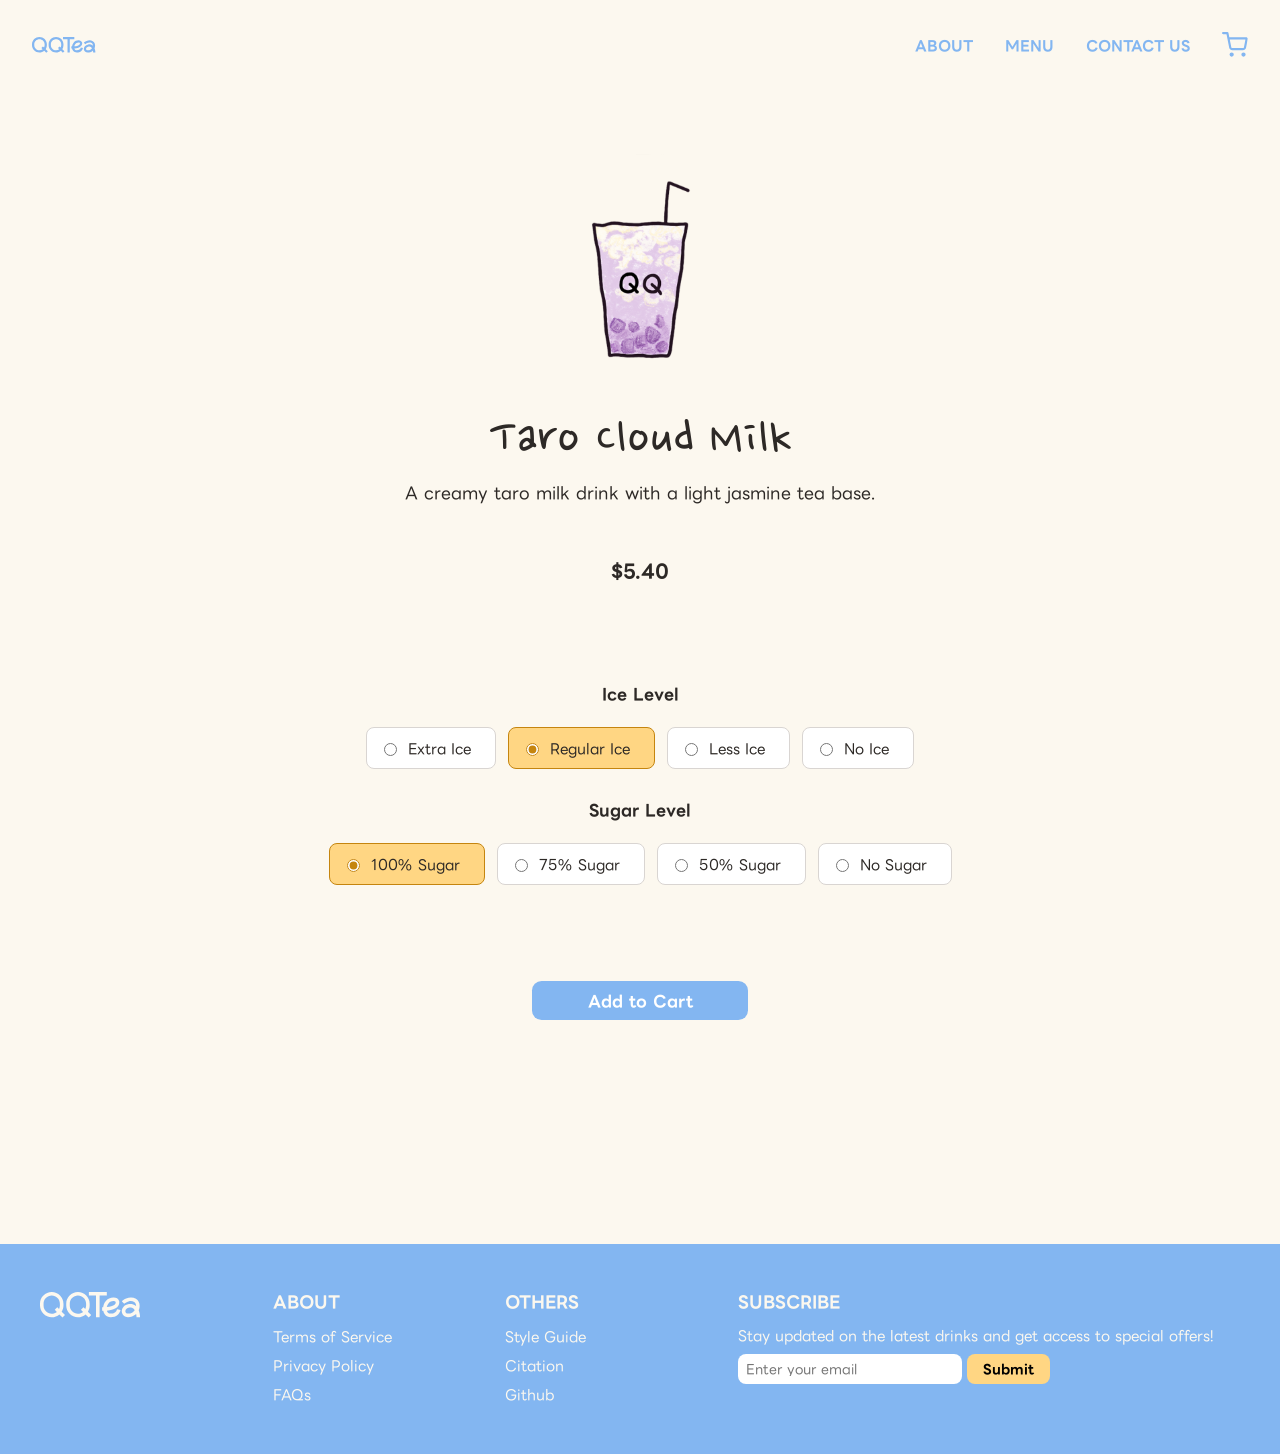
<file: IAT339_QQtea/html/taro-cloud.html>
<!doctype html>
<html lang="en">
  <head>
    <meta charset="utf-8" />
    <title>Brown Sugar QQ Tea</title>

    <link href="../css/main.css" rel="stylesheet" />
  </head>

  <body>
    <header>
      <nav class="main-nav">
        <div class="nav-left">
          <a class="nav-image-link" href="../html/index.html">
            <img
              class="nav-logo nav-image-default"
              src="../image/qqtea-icon.svg"
              alt="QQTea icon"
            />
            <img
              class="nav-logo nav-image-hover"
              src="../image/qqtea-icon-hover.svg"
              alt="QQTea icon"
            />
          </a>
        </div>

        <div class="nav-right">
          <a class="nav-link" href="../html/about.html">ABOUT</a>
          <a class="nav-link" href="../html/product-listing.html">MENU</a>
          <a class="nav-link" href="../html/contact.html">CONTACT US</a>
          <a class="nav-image-link" href="../html/cart.html">
            <img
              class="nav-cart-icon nav-image-default"
              src="../image/cart-icon.svg"
              alt="Shopping cart icon"
            />
            <img
              class="nav-cart-icon nav-image-hover"
              src="../image/cart-icon-hover.svg"
              alt="Shopping cart icon"
            />
          </a>
        </div>
      </nav>
    </header>

    <main class="product-detail-page">
      <img
        class="product-detail-image"
        src="../image/taro-cloud-milk.png"
        alt="Taro Cloud Milk"
      />

      <h1 class="product-detail-name">Taro Cloud Milk</h1>

      <p class="product-detail-description">
        A creamy taro milk drink with a light jasmine tea base.
      </p>

      <div class="product-detail-price">$5.40</div>

      <div class="customization-form">
        <div>
          <p>Ice Level</p>

          <div class="customization-section">
            <label class="radio-option">
              <input type="radio" name="ice" value="Extra Ice" />
              Extra Ice
            </label>
            <label class="radio-option">
              <input type="radio" name="ice" value="Reuglar Ice" checked />
              Regular Ice
            </label>

            <label class="radio-option">
              <input type="radio" name="ice" value="Less Ice" />
              Less Ice
            </label>

            <label class="radio-option">
              <input type="radio" name="ice" value="No Ice" />
              No Ice
            </label>
          </div>
        </div>

        <div>
          <p>Sugar Level</p>

          <div class="customization-section">
            <label class="radio-option">
              <input type="radio" name="sugar" value="100%" checked />
              100% Sugar
            </label>

            <label class="radio-option">
              <input type="radio" name="sugar" value="75%" />
              75% Sugar
            </label>

            <label class="radio-option">
              <input type="radio" name="sugar" value="50%" />
              50% Sugar
            </label>

            <label class="radio-option">
              <input type="radio" name="sugar" value="0%" />
              No Sugar
            </label>
          </div>
        </div>
      </div>

      <a class="product-detail-button" href="../html/cart.html">Add to Cart</a>
    </main>

    <footer class="site-footer">
      <div class="footer-content">
        <div>
          <a class="nav-image-link" href="../html/index.html">
            <img
              class="footer-logo"
              src="../image/qqtea-icon-footer.svg"
              alt="QQTea icon"
            />
          </a>
        </div>

        <div class="footer-link">
          <p class="footer-heading">ABOUT</p>
          <a href="#">Terms of Service</a>
          <a href="#">Privacy Policy</a>
          <a href="#">FAQs</a>
        </div>

        <div class="footer-link">
          <p class="footer-heading">OTHERS</p>
          <a href="../html/styleguide.html">Style Guide</a>
          <a href="../html/citation.html">Citation</a>
          <a href="https://github.com/qiaolexii7/IAT339_P01">Github</a>
        </div>

        <div class="footer-newsletter">
          <p class="footer-heading">SUBSCRIBE</p>
          <p class="newsletter-text">
            Stay updated on the latest drinks and get access to special offers!
          </p>

          <form class="newsletter-form">
            <input
              type="email"
              placeholder="Enter your email"
              aria-label="Email address"
              required
            />
            <button type="submit">Submit</button>
          </form>
        </div>
      </div>
    </footer>
  </body>
</html>
</file>
<file: IAT339_QQtea/css/main.css>
/* 
  LOCAL FONTS
*/
@font-face {
  font-family: "Ligema";
  src: url("../fonts/ligema/LigemaDEMO.otf");
}
@font-face {
  font-family: "Nanum Pen";
  src: url("../fonts/Nanum_Pen_Script/NanumPenScript-Regular.ttf")
    format("truetype");
}
@font-face {
  font-family: "LINE Seed JP";
  src: url("../fonts/LINE_Seed_JP/LINESeedJP-Regular.ttf");
  font-weight: 400;
}
@font-face {
  font-family: "LINE Seed JP";
  src: url("../fonts/LINE_Seed_JP/LINESeedJP-Bold.ttf");
  font-weight: bold;
}

/* 
  SHARED NAVIGATION
*/

.main-nav {
  display: flex;
  align-items: center;
  justify-content: space-between;
  margin-bottom: 3rem;
}

.main-nav a {
  color: #83b6f1;
  font-weight: bold;
  text-decoration: none;
}

.main-nav a:hover,
.main-nav a:focus {
  color: #2d2926;
}

.nav-logo {
  width: 4rem;
  height: auto;
}

.nav-cart-icon {
  width: 1.65rem;
  height: auto;
}

.nav-image-default {
  display: block;
}

.nav-image-hover {
  display: none;
}

.nav-image-link:hover .nav-image-default,
.nav-image-link:focus .nav-image-default,
.nav-image-link.current .nav-image-default {
  display: none;
}

.nav-image-link:hover .nav-image-hover,
.nav-image-link:focus .nav-image-hover,
.nav-image-link.current .nav-image-hover {
  display: block;
}

#combined_elements .main-nav {
  margin-top: 1.5rem;
}

.nav-left,
.nav-right {
  display: flex;
  align-items: center;
  gap: 2rem;
}

/* 
  SHARED FOOTER STYLING
*/
.site-footer {
  color: #fcf8ef;
  background-color: #83b6f1;
  padding: 3rem 2rem;

  margin-top: 10rem;
  margin-left: -2rem;
  margin-right: -2rem;
  margin-bottom: -2rem;
}
.footer-content {
  display: grid;
  grid-template-columns: 1fr 1fr 1fr 2.5fr;
  gap: 2rem;
  max-width: 75rem;
  margin: 0 auto;
  align-items: start;
}
.footer-link,
.footer-newsletter {
  display: flex;
  flex-direction: column;
  gap: 0.5rem;
}
.footer-link a {
  color: #fcf8ef;
  text-decoration: none;
  font-family: "LINE Seed JP", sans-serif;
  font-size: 0.9rem;
  line-height: 1.3rem;
}
.footer-link a:hover,
.footer-link a:focus {
  text-decoration: underline;
}

.footer-heading {
  font-family: "LINE Seed JP", sans-serif;
  font-size: 1.05rem;
  font-weight: bold;
  margin-bottom: 0.5rem;
}

.newsletter-form input {
  box-sizing: border-box;
  width: 14rem;
  padding: 0.5rem;
  font-family: "LINE Seed JP", sans-serif;

  border: none;
  border-radius: 0.5rem;
  margin-bottom: 0.5rem;
}
.newsletter-form button {
  font-family: "LINE Seed JP", sans-serif;
  font-weight: bold;

  padding: 0.5rem 1rem;
  background-color: #ffd683;
  border: none;
  border-radius: 0.5rem;
  cursor: pointer;

  transition-property: background-color;
  transition-duration: 0.25s;
}
.newsletter-form button:hover,
.newsletter-form button:focus {
  color: white;
  background-color: black;
}
.newsletter-text {
  font-size: 0.9rem;
  line-height: 1.3;
  margin-bottom: 0;
}

@media (max-width: 44rem) {
  .footer-content {
    grid-template-columns: 1fr;
  }
}

/*
  GLOBAL TYPOGRAPHY
*/
body {
  margin: 0;
  font-family: "LINE Seed JP", sans-serif;
  font-size: 0.9rem;
  padding: 2rem;
  color: #2d2926;
  background-color: #fcf8ef;
}

h1 {
  font-family: "Nanum Pen", cursive;
  font-size: 3.5rem;
  font-weight: 500;
}

h2 {
  font-family: "Nanum Pen", cursive;
  font-size: 2.7rem;
  font-weight: 500;
}

h3 {
  font-family: "Nanum Pen", cursive;
  font-size: 1.5rem;
  margin-top: 1rem;
}

h4 {
  font-family: "LINE Seed JP", sans-serif;
  margin-bottom: 0.25rem;
}

p {
  font-size: 1rem;
  margin-top: 0;
}

header nav {
  display: flex;
  gap: 1rem;
  flex-wrap: wrap;
  margin-bottom: 2rem;
}

header h1 {
  margin-bottom: 0.5rem;
}

header p {
  margin-bottom: 0;
}

code {
  background-color: #eee;
  padding: 0.5rem;
  display: block;
}

/*
  SHARED PAGE INTRO STYLING
*/
.product-category h2,
.contact-section h1,
.about-intro h1 {
  text-align: center;
  margin-top: 6rem;
  margin-bottom: 0.5rem;
}

/*
  STYLE GUIDE STRUCTURE -------------------
*/
.element {
  max-width: 65rem;
}

.element-title {
  font-family: "LINE Seed JP", sans-serif;
  font-size: 1.45rem;
  font-weight: bold;
  margin-top: 2.5rem;
  margin-bottom: 1rem;
}

/* 
  INTERACTIVE ELEMENTS -------------------
*/
.intext-link {
  font-weight: bold;
  text-decoration: none;
  color: #83b6f1;
}
.intext-link:hover,
.intext-link:focus {
  color: #2d2926;
}

/* 
  SHARED PRIMARY BUTTON STYLING
*/
.submit-reset-button button,
.primary-button,
.product-listing-button,
.product-detail-button,
.contact-form button,
.about-menu-button {
  font-family: "LINE Seed JP", sans-serif;
  font-weight: bold;

  color: white;
  background-color: #83b6f1;

  border: none;
  border-radius: 0.5rem;
  cursor: pointer;

  transition-property: background-color;
  transition-duration: 0.25s;
}

.submit-reset-button button:hover,
.submit-reset-button button:focus,
.primary-button:hover,
.primary-button:focus,
.product-listing-button:hover,
.product-listing-button:focus,
.product-detail-button:hover,
.product-detail-button:focus,
.contact-form button:hover,
.contact-form button:focus,
.about-menu-button:hover,
.about-menu-button:focus {
  background-color: #2d2926;
}

.submit-reset-button button {
  padding: 0.5rem 1rem;
}
.submit-reset-button button:hover,
.submit-reset-button button:focus {
  background-color: #2d2926;
}
.submit-reset-button button[type="reset"] {
  color: #2d2926;
  background-color: #ffd683;
}
.submit-reset-button button[type="reset"]:hover,
.submit-reset-button button[type="reset"]:focus {
  color: white;
  background-color: #2d2926;
}

/* Primary action button */
.primary-button {
  font-size: 1rem;
  padding: 0.65rem 4.25rem;
  margin-top: 1.5rem;
  width: 100%;
}

.primary-button:hover,
.primary-button:focus {
  background-color: #2d2926;
}

.input-label-section {
  display: flex;
  flex-direction: column;
  gap: 0.5rem;
}
.input-label-section input {
  width: 10rem;
  padding: 0.5rem;

  font-family: "LINE Seed JP", sans-serif;

  border: 0.1rem solid #d9d5d2;
  border-radius: 0.5rem;
  box-sizing: border-box;
}

/* Styling for the Radio Options */
.radio-option {
  display: inline-flex;
  align-items: center;

  padding: 0.75rem 1.5rem 0.75rem 0.75rem;
  gap: 0.5rem;
  box-sizing: border-box;

  font-family: "LINE Seed JP", sans-serif;
  color: #2d2926;
  background-color: white;
  border: 0.1rem solid #d9d5d2;
  border-radius: 0.5rem;
  cursor: pointer;
}

.radio-option:has(input:checked) {
  border: 0.1rem solid #c5850f;
  background-color: #ffd683;
}
.radio-option input[type="radio"]:checked {
  accent-color: #c5850f;
}

/* Styling for the navigation button */
.nav-link {
  display: inline-block;
  font-family: "LINE Seed JP", sans-serif;
  font-weight: bold;
  color: #83b6f1;
  text-decoration: none;
  transition-property: background-color;
  transition-duration: 0.25s;
}

.nav-link:hover,
.nav-link:focus {
  color: #2d2926;
}

/* 
  TEXT ELEMENTS -------------------
*/
.heading-example h1,
.heading-example h2,
.heading-example h3,
.heading-example h4 {
  margin-top: 0.5rem;
  margin-bottom: 0.5rem;
}

/* 
  PRODUCT LISTING SECTION -------------------
*/
.product-listing {
  display: flex;
  flex-direction: column;
  width: 16rem;
  padding: 1.5rem;

  background-color: white;
  border: 0.1rem solid #d9d5d2;
  border-radius: 1.25rem;
}
.product-listing .image-icon {
  display: block;
  width: 10rem;
  height: auto;
  margin: 0 auto;
}

.product-info {
  display: flex;
  flex-direction: column;
  flex: 1;
}
.product-info h3 {
  font-size: 1.9rem;
  line-height: 1.75rem;
  margin: 0 0 0.5rem 0;
}
.product-info h4 {
  margin: 0;
}
.product-info p {
  margin: 0 0 0.25rem 0;
}

.price-cart {
  display: flex;
  align-items: center;
  justify-content: space-between;
  margin-top: auto;
  padding-top: 1rem;
}
/*
  This button is temporarly styled individually.
  I tried applying the primary-button style but it wasn't flexble,
  the way it spans was... interesting.
*/
.product-listing-button {
  text-decoration: none;
  padding: 0.5rem 1rem;
}
.product-listing-button:hover,
.product-listing-button:focus {
  background-color: #2d2926;
}

.product-listing-price {
  font-weight: bold;
  padding: 0.5rem 1rem;
  background-color: #ffd683;
  border-radius: 0.5rem;
}

/*
  CART & CHECKOUT
*/
.checkout-form,
.cart {
  max-width: 37rem;
  margin: 0;
  padding: 1.5rem;

  background-color: white;
  border: 0.1rem solid #d9d5d2;
  border-radius: 1.25rem;
}

.checkout-form h1,
.cart h1 {
  font-family: "Ligema", sans-serif;
  font-size: 3rem;
  margin: 0;
}

/* 
  PAYMENT FORM SECTION -------------------
*/
/* Styling text for the Payment section */

.checkout-form h2,
.checkout-form h3 {
  font-family: "LINE Seed JP", sans-serif;
  font-size: 0.9rem;
  font-weight: bold;
  margin-top: 1.33em;
  margin-bottom: 0.5rem;
}

.schedule-pickup-section {
  display: flex;
  gap: 0.5rem;
}
.schedule-pickup-section .radio-option {
  flex: 1;
}

.datetime-section {
  display: flex;
  flex-direction: column;
  gap: 0.5rem;
}
#pickup-date,
#pickup-time {
  width: 100%;
  padding: 0.5rem;
  font-family: "LINE Seed JP", sans-serif;
  border: 0.1rem solid #d9d5d2;
  border-radius: 0.5rem;
  box-sizing: border-box;
}

.pickup-method-section {
  display: flex;
}
.pickup-method-section .radio-option {
  flex: 0 0 calc(50% - 0.25rem);
}
.payment-method-section .radio-option {
  width: 100%;
  box-sizing: border-box;
  margin-bottom: 0.5rem;
}

/* Styling for Payment Info */
.payment-info-section {
  display: grid;
  grid-template-columns: 1fr 1fr;
  gap: 0.5rem;
  margin-bottom: 1.75rem;
}
.payment-info-section h3 {
  grid-column: 1 / -1;
  margin-bottom: 0;
}
.cardholder-field {
  grid-column: 1 / -1;
}
.card-number-field {
  grid-column: 1/ -1;
}
.payment-info-section label {
  display: block;
  margin-bottom: 0.25rem;
}
.payment-info-section input {
  width: 100%;
  padding: 0.5rem;

  font-family: "LINE Seed JP", sans-serif;

  border: 0.1rem solid #d9d5d2;
  border-radius: 0.5rem;
  box-sizing: border-box;
}

.datetime-section label,
.payment-info-section label {
  display: block;
  margin-bottom: 0.25rem;
}

/*
  CHECKOUT CART SECTION -------------------
*/
.cart h2 {
  font-family: "LINE Seed JP", sans-serif;
  font-weight: bold;
  font-size: 0.9rem;
  margin-top: 1.2rem;
  margin-bottom: 0.5rem;
}

.cart-item {
  display: grid;
  grid-template-columns: 25% 1fr;

  padding: 1rem;
  margin-bottom: 1rem;
}
.cart-item .image-icon {
  width: 5rem;
  height: auto;
  object-fit: cover;
}

.cart-item-info {
  display: flex;
  flex-direction: column;
}
.cart-item-info p {
  line-height: 0.5rem;
}

.cart-title-price {
  display: flex;
  align-items: center;
  justify-content: space-between;
  gap: 2rem;
}
.cart-title-price h3 {
  margin: 0;
  margin-bottom: 0.5rem;
  font-size: 1.75rem;
}
.cart-title-price h4 {
  margin: 0;
  padding: 0.5rem 1rem;
  background-color: #ffd683;
  border-radius: 0.5rem;
}

.cart-edit {
  display: flex;
  align-items: center;
  justify-content: space-between;
  width: 100%;
  margin-top: 0.25rem;
}
.cart-action {
  display: flex;
  align-items: center;
  gap: 0.5rem;
}

.edit-btn,
.remove-btn {
  font-family: "LINE Seed JP", sans-serif;
  font-weight: bold;
  color: #2d2926;

  width: 5rem;
  box-sizing: border-box;
  padding: 0.5rem;

  background: none;
  border: 0.1rem solid transparent;
  border-radius: 0.5rem;
  cursor: pointer;
}
.remove-btn {
  color: #d94f4f;
}
.edit-btn:hover,
.edit-btn:focus,
.remove-btn:hover,
.remove-btn:focus {
  background-color: #fcf8ef;
  border-color: #d9d5d2;
}

/* Styling for the Counter*/
.quantity-control {
  display: flex;
  align-items: center;
  width: fit-content;

  border: 0.1rem solid #d9d5d2;
  border-radius: 0.5rem;
  overflow: hidden;
}
.quantity-control button {
  width: 1.5rem;
  height: 1.5rem;

  border: none;
  background-color: white;
  font-size: 1rem;

  cursor: pointer;
}
.quantity-control input {
  width: 2rem;
  height: 1.5rem;

  box-sizing: border-box;
  text-align: center;

  border: none;
  border-left: 0.1rem solid #d9d5d2;
  border-right: 0.1rem solid #d9d5d2;
}
/*
This hides the deafult styling html have for input type="number" or else it has the little arrow thingy that actually allows you to changed the number.
*/
.quantity-control input::-webkit-inner-spin-button,
.quantity-control input::-webkit-outer-spin-button {
  -webkit-appearance: none;
  margin: 0;
}

.cart-total {
  display: flex;
  align-items: center;
  justify-content: space-between;
  font-size: 1.25rem;
  border-top: 0.1rem solid #d9d5d2;
}

/*
  FONTS DISPLAY
*/
.font {
  margin-bottom: 2rem;
}
#ligema {
  font-family: "Ligema", sans-serif;
  font-size: 3rem;
  margin-bottom: 0;
}
#nanum {
  font-family: "Nanum Pen", cursive;
  font-size: 2.75rem;
  margin-bottom: 0;
}
#line-seed {
  font-family: "LINE Seed JP";
  font-size: 1.5rem;
  margin-bottom: 0.5rem;
}

/*
  COLORS DISPLAY
*/
.colour-palette {
  display: flex;
  flex-wrap: wrap;
  gap: 1rem;
}

.colour-swatch {
  width: 10rem;
  min-height: 8rem;
  padding: 1rem;
  flex: 0 0 10rem;
  border: 0.1rem solid #d9d5d2;
}

.colour-item {
  display: flex;
  align-items: center;
  gap: 2rem;
  flex: 1 1 45%;
  min-width: 30rem;
}

.colour-usage {
  display: flex;
  align-items: center;
  flex-wrap: wrap;
  gap: 1rem;
}

.colour-usage p {
  margin: 0;
}

.colour-cream {
  background-color: #fcf8ef;
}

.colour-blue {
  background-color: #83b6f1;
}

.colour-yellow {
  background-color: #ffd683;
}

.colour-dark {
  background-color: #2d2926;
  color: white;
}

.colour-soft-gray {
  background-color: #d9d5d2;
}

.colour-gold {
  background-color: #c5850f;
  color: white;
}

.colour-red {
  background-color: #d94f4f;
  color: white;
}

/* 
  IMAGE DISPLAY
*/
.imagery-grid {
  display: block;
}

.imagery-item {
  margin-bottom: 4rem;
}

.imagery-example {
  min-height: 12rem;
  display: flex;
  align-items: center;
  justify-content: center;
  gap: 1.5rem;
}

.imagery-thumbnails img {
  max-height: 11rem;
}

.imagery-decorations {
  display: flex;
  align-items: center;
  justify-content: center;
  gap: 2rem;
}

.imagery-decorations img {
  max-height: 8em;
}

.imagery-item h3 {
  margin-bottom: 0.5rem;
}

.imagery-usage {
  display: flex;
  flex-wrap: wrap;
  gap: 2rem;
  margin-top: 1.5rem;
  align-items: flex-start;
}

.imagery-usage figure {
  margin: 0;
  flex: 0 0 auto;
}

.imagery-usage img {
  display: block;
  width: auto;
  height: 14rem;
  max-width: none;
  object-fit: contain;
}

.cart-example img {
  height: 14rem;
  width: auto;
}

.product-example img {
  height: 14rem;
  width: auto;
}

.imagery-usage figcaption {
  margin-top: 0.5rem;
  font-weight: bold;
}

/*
  IMAGE
*/
.image-as-link {
  width: 17rem;
}

.image-icon {
  width: 5rem;
}

/*
  DISPLAY
*/
.style-guide-header {
  margin-bottom: 3rem;
}

.style-guide-header h1 {
  font-family: "Ligema", sans-serif;
  font-size: 5.3rem;
  margin-bottom: 0.5rem;
}

.style-guide-header p {
  margin-bottom: 0;
}

.style-guide-layout {
  display: flex;
  gap: 3rem;
}

.style-guide-nav {
  display: flex;
  flex-direction: column;
  gap: 1rem;
}

.style-guide-nav-heading {
  font-family: "LINE Seed JP", sans-serif;
  font-size: 0.9rem;
  font-weight: bold;
  margin-top: 1rem;
  margin-bottom: 0.25rem;
}

.style-guide-main {
  flex: 1;
  min-width: 0;
}

.style-guide-main > section > h2 {
  margin-top: 5rem;
  margin-bottom: 1.5rem;
  padding-bottom: 0.5rem;
  border-bottom: 0.1rem solid #2d2926;
}

.style-guide-main > section:first-of-type > h2 {
  margin-top: 0;
}

.heading-one-example {
  font-family: "Ligema", sans-serif;
  font-size: 5.3rem;
  font-weight: 500;
  margin-bottom: 0;
}

pre {
  max-width: 100%;
  max-height: 18rem;
  overflow: auto;
  padding: 1rem;
  box-sizing: border-box;

  white-space: pre-wrap;
  overflow-wrap: break-word;

  background-color: #f0eded;
  border-radius: 0.5rem;
}

.product-image {
  width: 50rem;
  max-width: 100%;
  height: auto;
}

@media (max-width: 50rem) {
  .style-guide-layout {
    flex-direction: column;
    gap: 2rem;
  }

  .style-guide-nav {
    flex-direction: row;
    flex-wrap: wrap;
    gap: 0.75rem 1.5rem;
  }

  .style-guide-nav-heading {
    width: 100%;
    margin-bottom: 0;
  }

  .style-guide-nav .nav-section-heading {
    width: 100%;
    margin-top: 1rem;
  }
}

/*
  HOME WEBPAGE STYLING
*/
.home-hero {
  max-width: 50rem;
  margin: 0 auto;
  padding: 7rem 1rem 8rem;
  text-align: center;
}

.home-hero-image {
  width: 20rem;
  max-width: 100%;
  height: auto;
}

.home-hero h1 {
  margin: 1.5rem 0 0.5rem;
}

.home-hero p {
  margin: 0 auto;
  line-height: 1.35;
}

.home-specials {
  max-width: 66rem;
  margin: 0 auto;
  padding: 6rem 1rem 2rem;
}

.home-specials-heading {
  display: flex;
  align-items: center;
  gap: 2rem;
  margin-bottom: 5rem;
}

.home-specials-heading h2 {
  margin: 0;
  white-space: nowrap;
}

.home-heading-line {
  flex: 1;
  height: 0.2rem;
  background-color: #83b6f1;
}

.home-specials-grid {
  display: flex;
  flex-wrap: wrap;
  gap: 4rem;
}

.home-special-item {
  display: flex;
  flex: 1 1 25rem;
  flex-wrap: wrap;
  align-items: center;
  gap: 1.5rem;
}

.home-special-item img {
  width: 9rem;
  max-width: 100%;
  height: auto;
}

.home-special-info {
  flex: 1 1 12rem;
}

.home-special-info h3 {
  margin: 0 0 0.75rem;
  font-family: "LINE Seed JP", sans-serif;
  font-size: 1.25rem;
}

.home-special-info h3 a {
  color: #83b6f1;
  text-decoration: none;
}

.home-special-info h3 a:hover,
.home-special-info h3 a:focus {
  color: #2d2926;
}

.home-special-info p {
  margin: 0;
}

/* 
  PRODUCT LISTING WEBPAGE STYLING
*/
.page-title-hidden {
  position: absolute;
  width: 1px;
  height: 1px;
  overflow: hidden;
  clip: rect(0, 0, 0, 0);
}

.product-category h2 {
  font-size: 3.5rem;
}
.product-category p {
  text-align: center;
  font-size: 1rem;
  margin-bottom: 3rem;
}

.product-row {
  display: grid;
  grid-template-columns: repeat(auto-fill, 18rem);
  justify-content: center;
  gap: 2.5rem;
  max-width: 60rem;
  margin: 0 auto 3rem;
}
.product-listing p {
  text-align: start;
  margin-bottom: 0.5rem;
}

/* 
  PRODUCT DETAIL WEBPAGE STYLING
*/
.product-detail-page {
  display: flex;
  flex-direction: column;
  align-items: center;

  text-align: center;

  margin-top: 6rem;
  padding: 0 2rem 4rem;
}

.product-detail-image {
  width: 10rem;
  height: auto;
  margin-bottom: 1.5rem;
}

.product-detail-name {
  margin: 0 0 0.5rem 0;
}

.product-detail-description {
  max-width: 37rem;

  font-size: 1.05rem;
  line-height: 1.25;

  margin: 0 0 3.5rem 0;
}

.product-detail-price {
  font-family: "LINE Seed JP", sans-serif;
  font-size: 1.2rem;
  font-weight: bold;

  margin-bottom: 1rem;
}

.product-detail-button {
  font-size: 1rem;
  text-decoration: none;

  min-width: 13rem;
  padding: 0.65rem 0.25rem;
  border-radius: 0.6rem;
}

.product-detail-button:hover,
.product-detail-button:focus {
  background-color: #2d2926;
}

/* ICE AND SUGAR LEVEL STYLING */
.customization-form {
  font-family: "LINE Seed JP", sans-serif;

  padding: 2rem;
  margin-top: 2rem;
  margin-bottom: 2rem;
}
.customization-form p {
  font-weight: bold;
  font-size: 1rem;

  margin: 1.5rem;
}

.customization-section {
  display: flex;
  justify-content: center;
  gap: 0.75rem;
  white-space: nowrap;

  margin-bottom: 2rem;
}

@media (max-width: 42rem) {
  .customization-section {
    flex-direction: column;
  }
}

/* 
  CART WEBPAGE STYLING
*/
.cart-demo-title {
  font-family: "Ligema", sans-serif;
  font-size: 3rem;
  font-weight: 500;
  margin: 0;
}

.cart-demo-heading {
  font-size: 1rem;
  font-weight: bold;
  margin-bottom: 1rem;
}

.checkout-layout .cart,
.checkout-layout .checkout-form {
  margin: 0 auto;
}
/* Shared primary button styling: checkout and contact form */
.checkout-layout .primary-button,
.contact-form .primary-button {
  display: block;
  box-sizing: border-box;
  text-align: center;
  text-decoration: none;
}

/* 
  CHECKOUT WEBPAGE STYLING
*/
.checkout-demo-title {
  font-family: "Ligema", sans-serif;
  font-size: 3rem;
  font-weight: 500;
  margin: 0;
}

.checkout-demo-heading {
  font-family: "LINE Seed JP", sans-serif;
  font-size: 0.9rem;
  font-weight: bold;
  margin-bottom: 0.5rem;
}

.order-item {
  display: grid;
  grid-template-columns: 2rem 1fr auto;
}
.order-total {
  margin-top: 1.5rem;
  padding-top: 1rem;
  border-top: 0.1rem dotted #d9d5d2;
}
.total-row {
  display: flex;
  justify-content: space-between;
  align-items: center;
}
.total-row h4 {
  font-size: 1.25rem;
}

/*
  CONTACT WEBPAGE STYLING
*/
.contact-section p {
  text-align: center;
  font-size: 1rem;
  margin-bottom: 3rem;
}

.contact-form {
  display: flex;
  flex-direction: column;
  max-width: 40rem;
  margin: 0 auto;

  padding: 2rem;
  border: 0.1rem solid #d9d5d2;
  border-radius: 1.25rem;
  background-color: white;
}
.contact-form label {
  display: block;
  margin-bottom: 0.5rem;
}
.contact-form input,
.contact-form textarea {
  width: 100%;
  padding: 0.5rem;
  box-sizing: border-box;
  font-family: "LINE Seed JP", sans-serif;
  border: 0.1rem solid #d9d5d2;
  border-radius: 0.5rem;
  margin-bottom: 1rem;
}
.contact-form textarea {
  min-height: 10rem;
  /* Remove textarea resize icon */
  resize: none;
}
.form-content {
  display: grid;
  grid-template-columns: 1fr 1fr;
  gap: 1rem;
}
.contact-form button:hover,
.contact-form button:focus {
  background-color: #2d2926;
}
@media (max-width: 38rem) {
  .form-content {
    grid-template-columns: 1fr;
  }
}

/*
  ABOUT WEBPAGE STYLING
*/
.about-page {
  padding: 0 1rem;
}

.about-intro p {
  text-align: center;
  font-size: 1rem;
  margin-bottom: 2rem;
}

.about-product-image {
  max-width: 47rem;
  margin: 5rem auto 7rem;
}

.about-product-image img {
  display: block;
  width: 100%;
  height: auto;
}

.about-row {
  position: relative;
  box-sizing: border-box;
  width: 90%;
  max-width: 60rem;
  margin: 0 auto 5rem;
  padding: 7rem 3rem 2rem;
}

.about-row-image {
  position: absolute;
  top: 3rem;
  right: 3rem;
}

.about-image {
  width: 12vw;
  min-width: 7rem;
  max-width: 10rem;
  height: auto;
}
.about-leaf {
  max-width: 8rem;
}

.about-row-text h2 {
  margin: 0 0 2rem;
  padding: 0;
}

.about-row-text p {
  width: 100%;
  max-width: none;
  line-height: 1.6;
  margin: 0 0 1.5rem;
}

/* Menu button */
.about-menu-button {
  display: inline-block;
  margin-top: 1.5rem;
  padding: 0.65rem 2rem;
  font-size: 1rem;
  text-decoration: none;
}

.about-menu-button:hover,
.about-menu-button:focus {
  color: white;
  text-decoration: none;
}

@media (max-width: 50rem) {
  .about-row {
    width: 92%;
    padding: 8rem 2rem 2rem;
  }

  .about-row-image {
    right: 2rem;
  }
}

/*
  CITATION WEBPAGE STYLING
*/
#typefaces li,
#icons li {
  line-height: 1.6;
  margin-bottom: 1rem;
}
</file>
